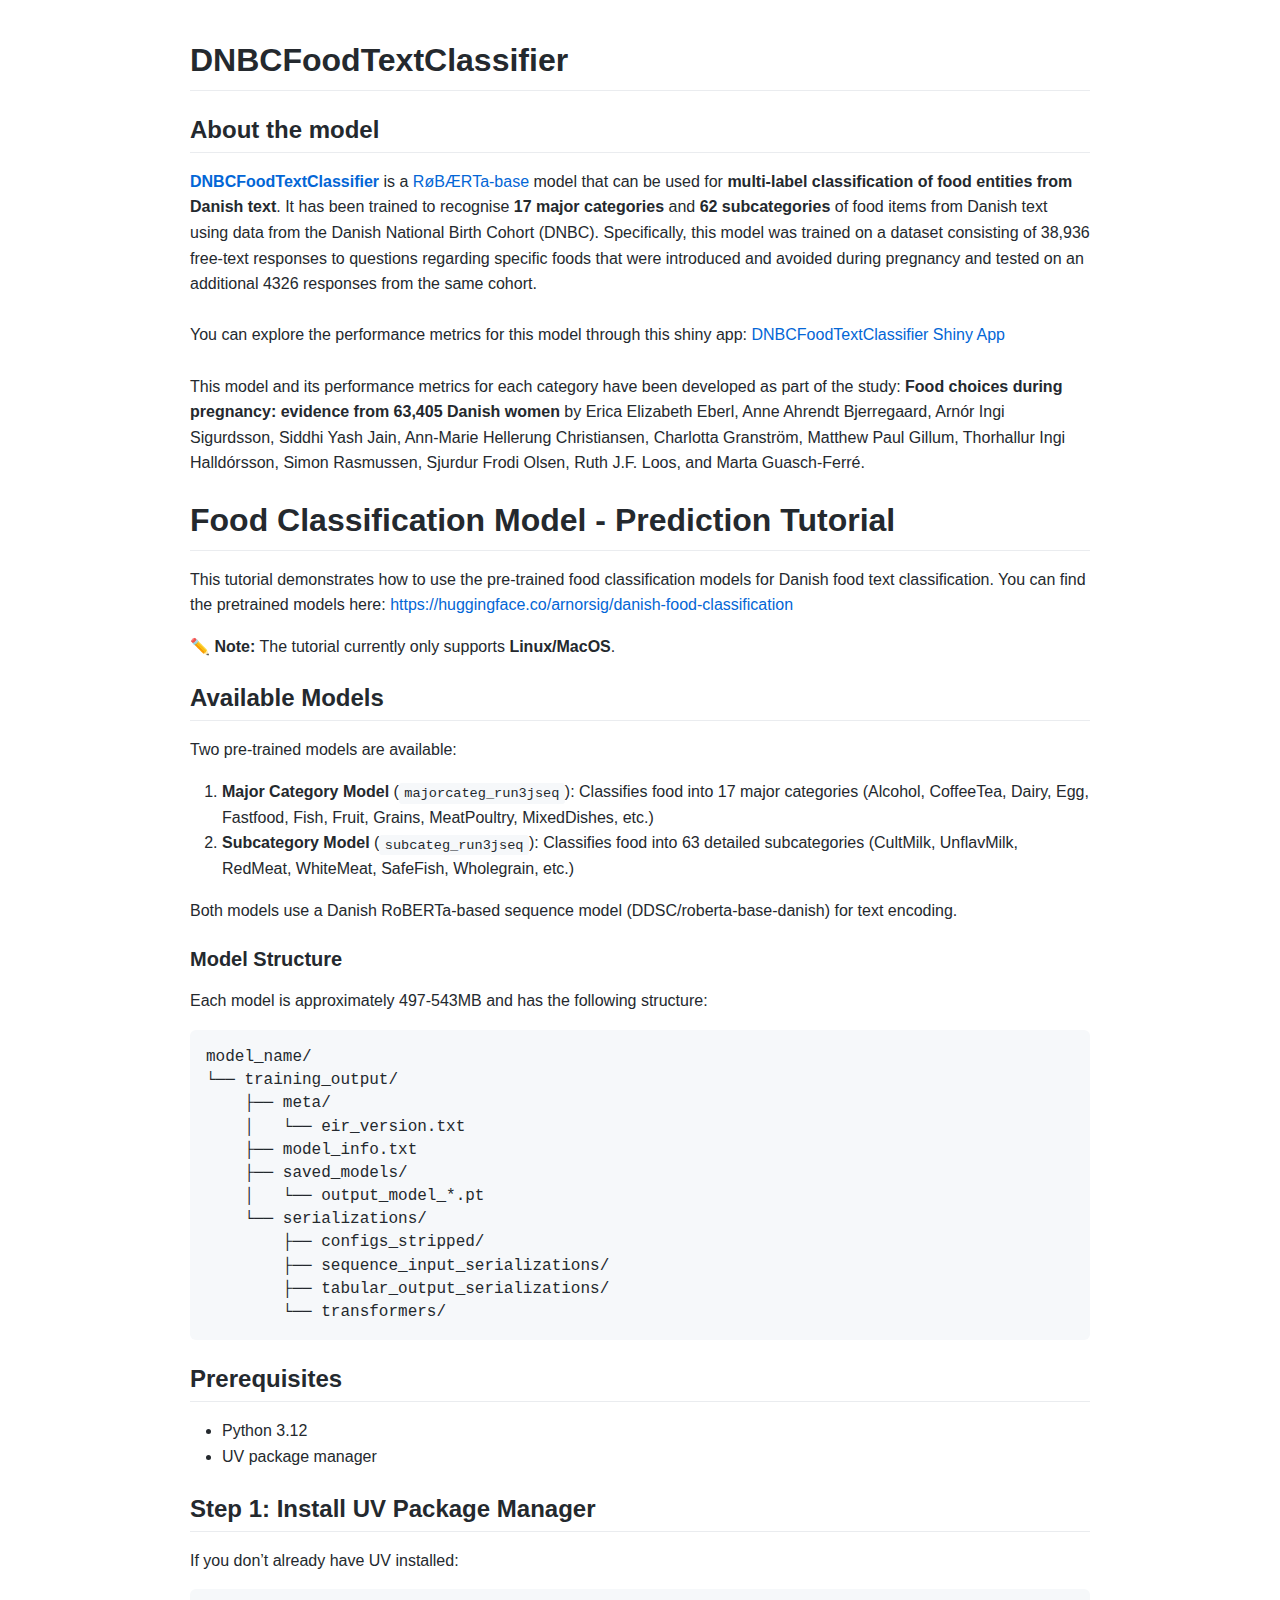
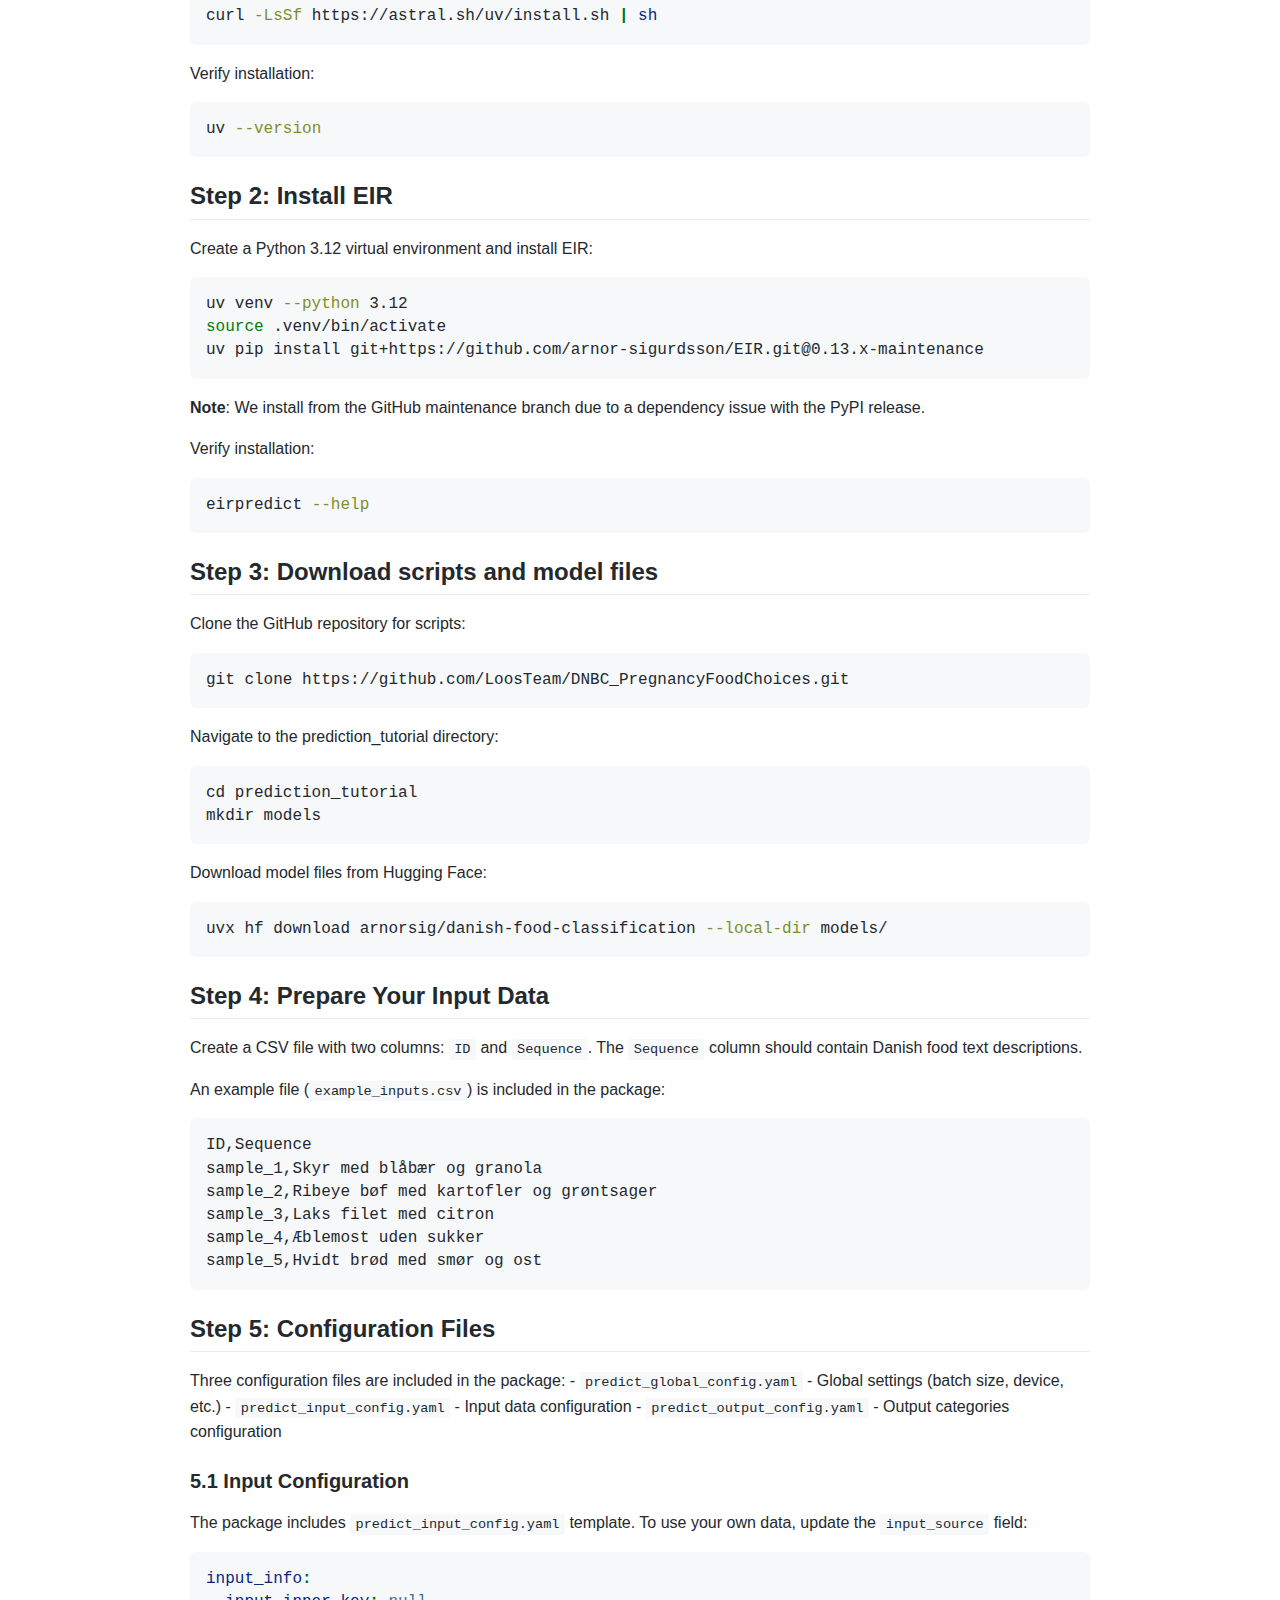
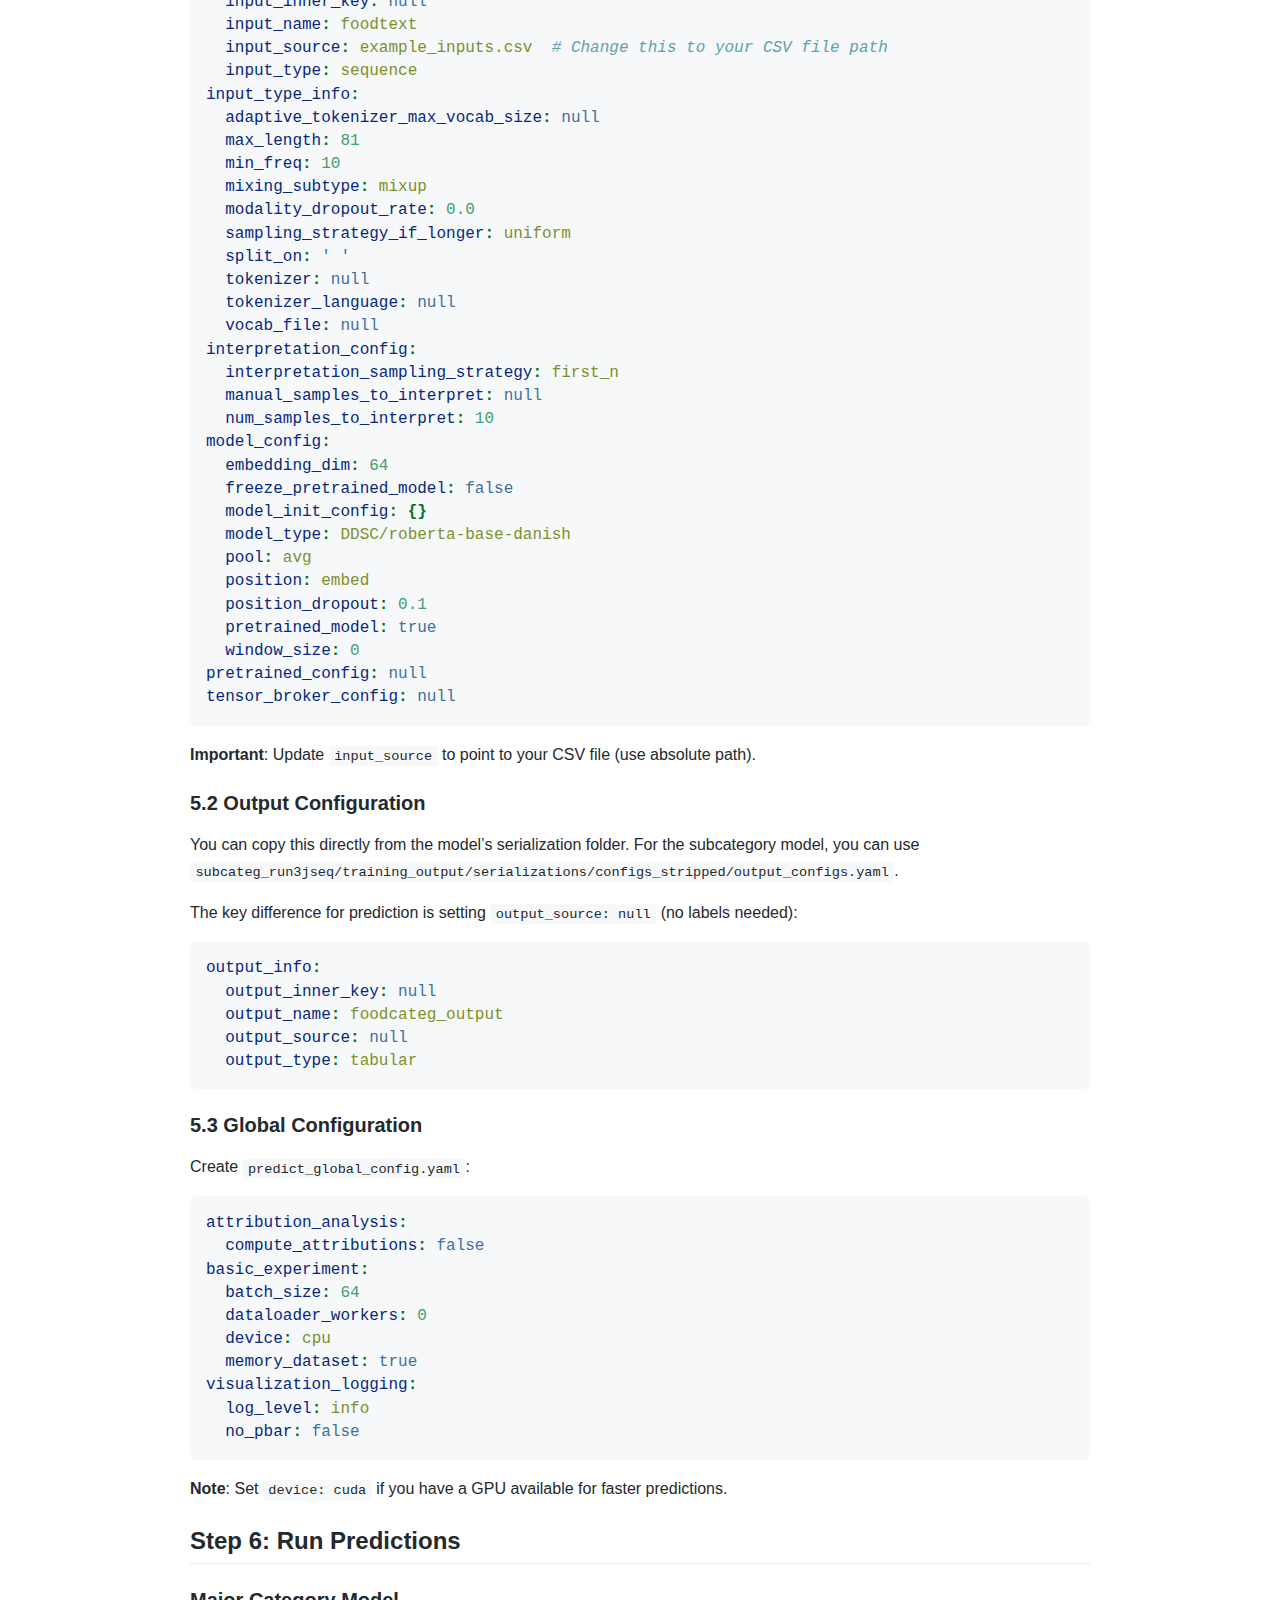
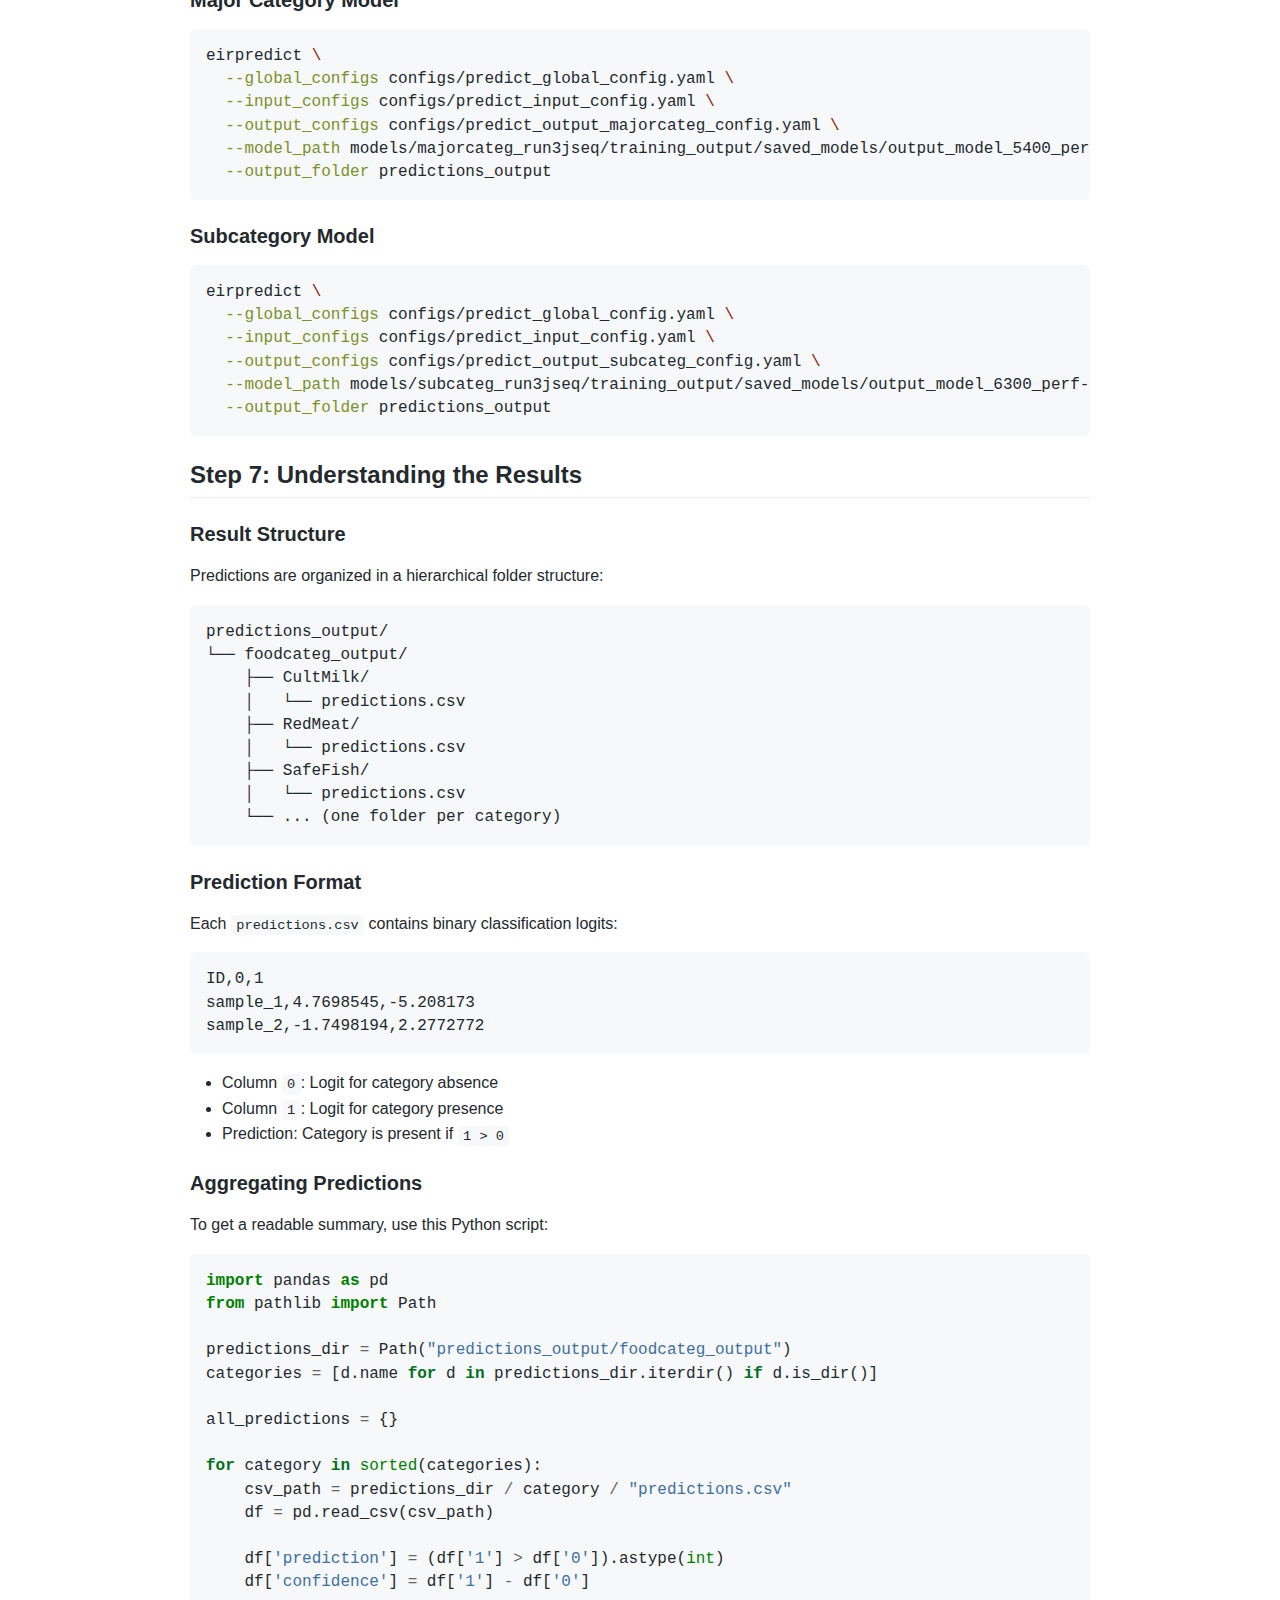
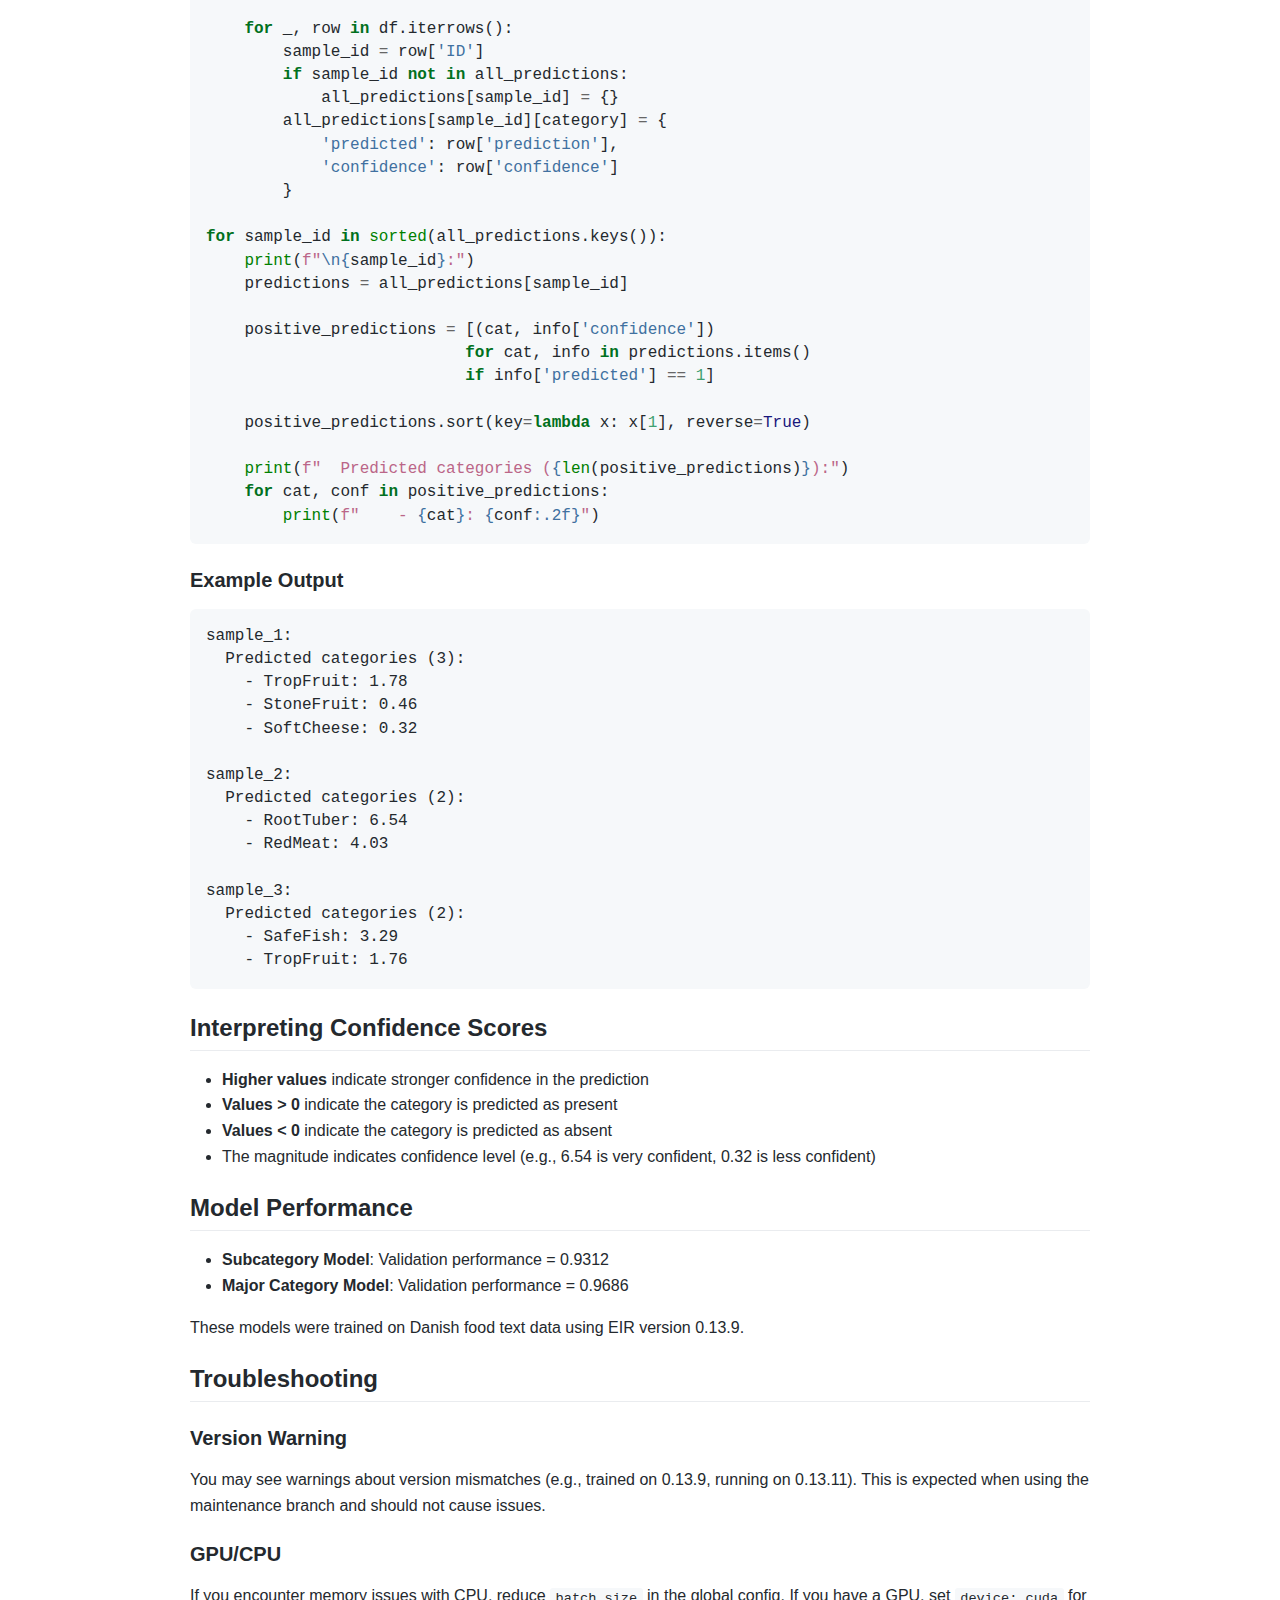
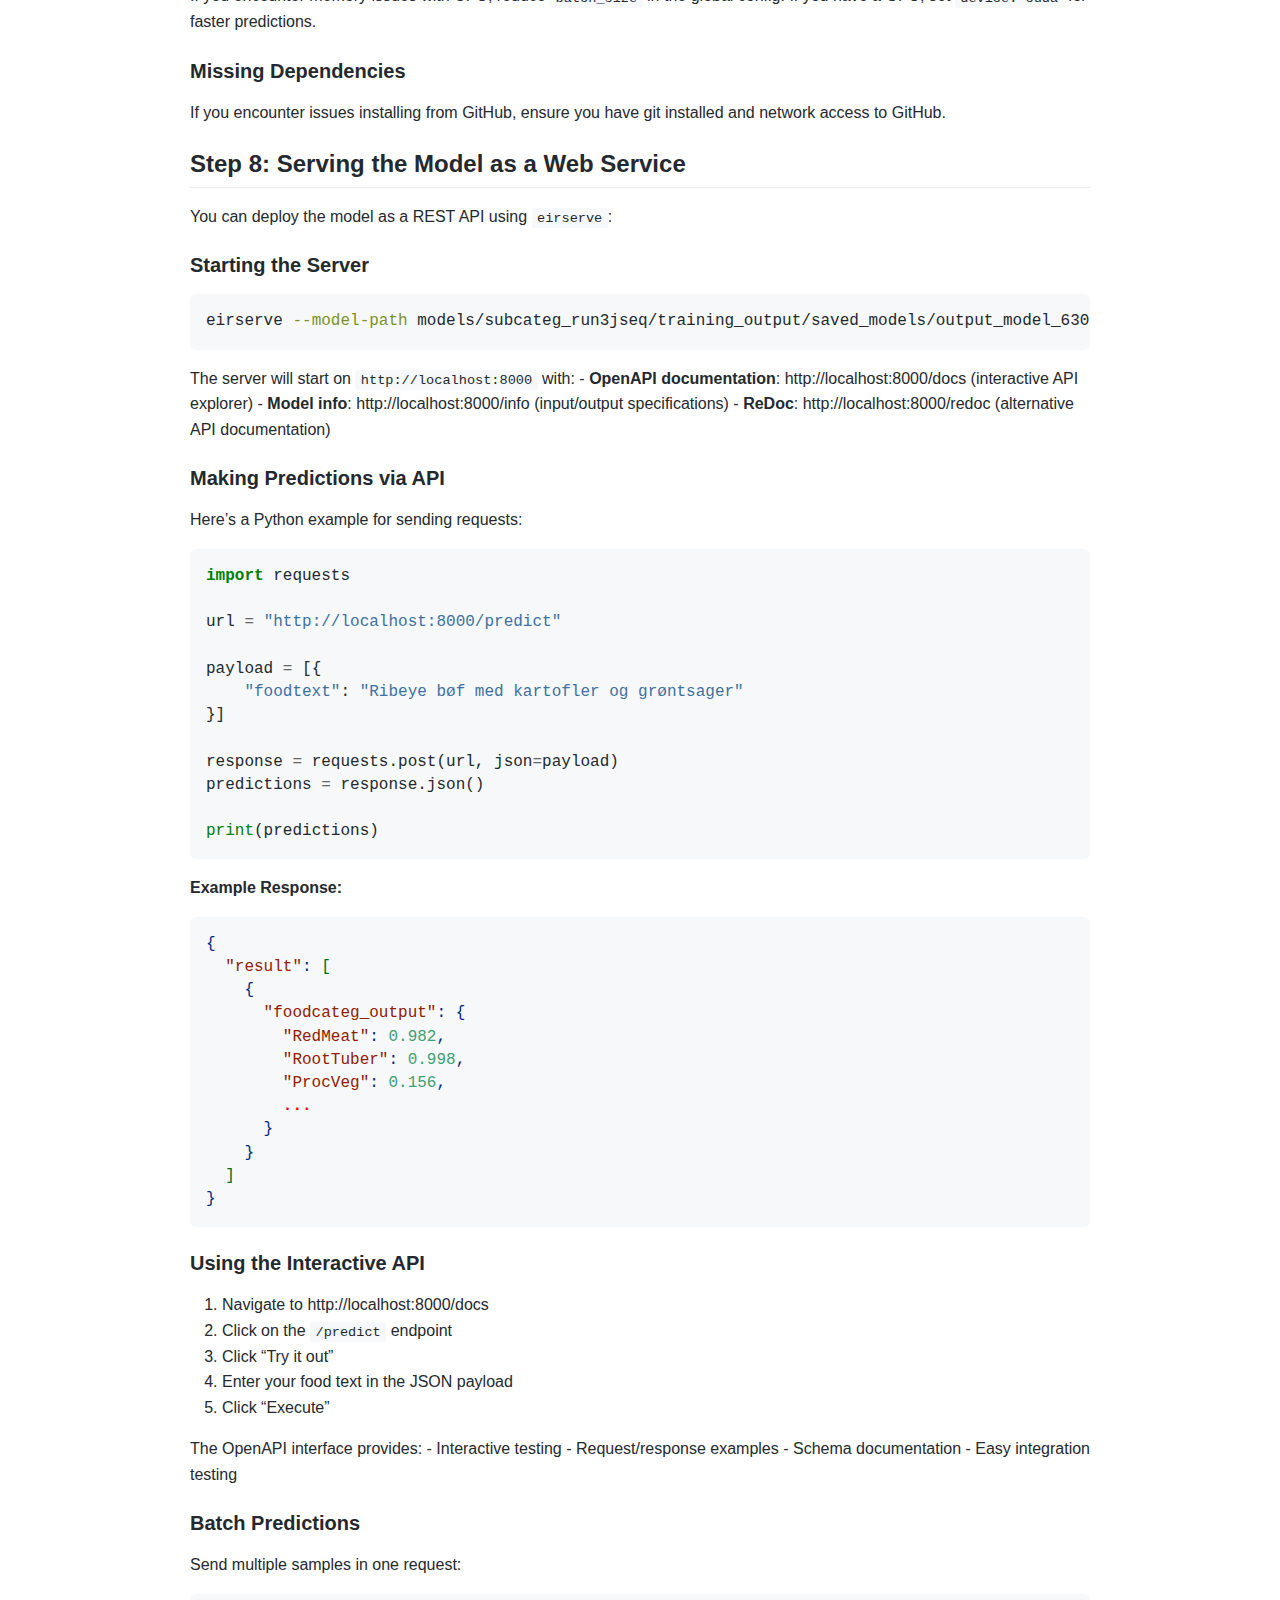
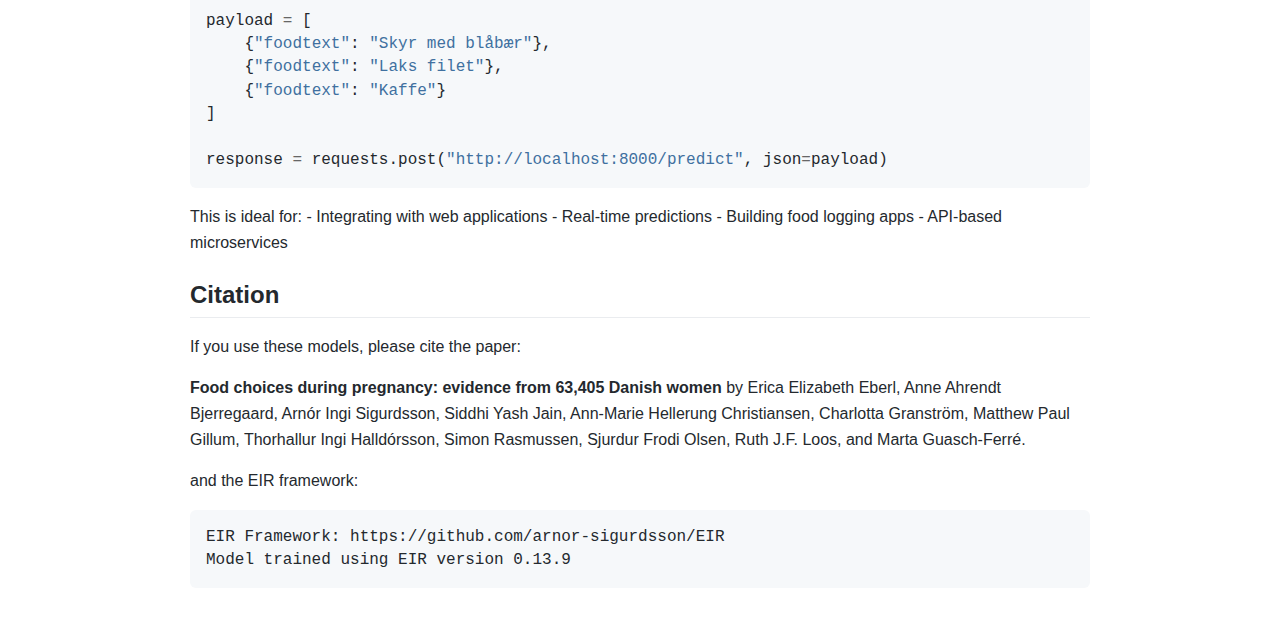
<file: docs/index.html>
<!DOCTYPE html>
<html xmlns="http://www.w3.org/1999/xhtml" lang="" xml:lang="">
<head>
  <meta charset="utf-8" />
  <meta name="generator" content="pandoc" />
  <meta name="viewport" content="width=device-width, initial-scale=1.0, user-scalable=yes" />
  <title>Food Classification Tutorial</title>
  <style>
    /* Default styles provided by pandoc.
    ** See https://pandoc.org/MANUAL.html#variables-for-html for config info.
    */
    code{white-space: pre-wrap;}
    span.smallcaps{font-variant: small-caps;}
    div.columns{display: flex; gap: min(4vw, 1.5em);}
    div.column{flex: auto; overflow-x: auto;}
    div.hanging-indent{margin-left: 1.5em; text-indent: -1.5em;}
    /* The extra [class] is a hack that increases specificity enough to
       override a similar rule in reveal.js */
    ul.task-list[class]{list-style: none;}
    ul.task-list li input[type="checkbox"] {
      font-size: inherit;
      width: 0.8em;
      margin: 0 0.8em 0.2em -1.6em;
      vertical-align: middle;
    }
    .display.math{display: block; text-align: center; margin: 0.5rem auto;}
    /* CSS for syntax highlighting */
    html { -webkit-text-size-adjust: 100%; }
    pre > code.sourceCode { white-space: pre; position: relative; }
    pre > code.sourceCode > span { display: inline-block; line-height: 1.25; }
    pre > code.sourceCode > span:empty { height: 1.2em; }
    .sourceCode { overflow: visible; }
    code.sourceCode > span { color: inherit; text-decoration: inherit; }
    div.sourceCode { margin: 1em 0; }
    pre.sourceCode { margin: 0; }
    @media screen {
    div.sourceCode { overflow: auto; }
    }
    @media print {
    pre > code.sourceCode { white-space: pre-wrap; }
    pre > code.sourceCode > span { text-indent: -5em; padding-left: 5em; }
    }
    pre.numberSource code
      { counter-reset: source-line 0; }
    pre.numberSource code > span
      { position: relative; left: -4em; counter-increment: source-line; }
    pre.numberSource code > span > a:first-child::before
      { content: counter(source-line);
        position: relative; left: -1em; text-align: right; vertical-align: baseline;
        border: none; display: inline-block;
        -webkit-touch-callout: none; -webkit-user-select: none;
        -khtml-user-select: none; -moz-user-select: none;
        -ms-user-select: none; user-select: none;
        padding: 0 4px; width: 4em;
        color: #aaaaaa;
      }
    pre.numberSource { margin-left: 3em; border-left: 1px solid #aaaaaa;  padding-left: 4px; }
    div.sourceCode
      {   }
    @media screen {
    pre > code.sourceCode > span > a:first-child::before { text-decoration: underline; }
    }
    code span.al { color: #ff0000; font-weight: bold; } /* Alert */
    code span.an { color: #60a0b0; font-weight: bold; font-style: italic; } /* Annotation */
    code span.at { color: #7d9029; } /* Attribute */
    code span.bn { color: #40a070; } /* BaseN */
    code span.bu { color: #008000; } /* BuiltIn */
    code span.cf { color: #007020; font-weight: bold; } /* ControlFlow */
    code span.ch { color: #4070a0; } /* Char */
    code span.cn { color: #880000; } /* Constant */
    code span.co { color: #60a0b0; font-style: italic; } /* Comment */
    code span.cv { color: #60a0b0; font-weight: bold; font-style: italic; } /* CommentVar */
    code span.do { color: #ba2121; font-style: italic; } /* Documentation */
    code span.dt { color: #902000; } /* DataType */
    code span.dv { color: #40a070; } /* DecVal */
    code span.er { color: #ff0000; font-weight: bold; } /* Error */
    code span.ex { } /* Extension */
    code span.fl { color: #40a070; } /* Float */
    code span.fu { color: #06287e; } /* Function */
    code span.im { color: #008000; font-weight: bold; } /* Import */
    code span.in { color: #60a0b0; font-weight: bold; font-style: italic; } /* Information */
    code span.kw { color: #007020; font-weight: bold; } /* Keyword */
    code span.op { color: #666666; } /* Operator */
    code span.ot { color: #007020; } /* Other */
    code span.pp { color: #bc7a00; } /* Preprocessor */
    code span.sc { color: #4070a0; } /* SpecialChar */
    code span.ss { color: #bb6688; } /* SpecialString */
    code span.st { color: #4070a0; } /* String */
    code span.va { color: #19177c; } /* Variable */
    code span.vs { color: #4070a0; } /* VerbatimString */
    code span.wa { color: #60a0b0; font-weight: bold; font-style: italic; } /* Warning */
  </style>
  <link rel="stylesheet" href="style.css" />
</head>
<body>
<header id="title-block-header">
<h1 class="title">DNBCFoodTextClassifier</h1>
</header>
<h2>About the model</h2>
<b><a href="https://huggingface.co/arnorsig/danish-food-classification">DNBCFoodTextClassifier</a></b> is a <a href="https://huggingface.co/DDSC/roberta-base-danish">RøBÆRTa-base</a> model 
that can be used for <b>multi-label classification of food entities from Danish text</b>. 
It has been trained to recognise <b>17 major categories</b> and <b>62 subcategories</b> of food items from 
Danish text using data from the Danish National Birth Cohort (DNBC). 
Specifically, this model was trained on a dataset consisting of 38,936 
free-text responses to questions regarding specific foods that were introduced and avoided during pregnancy and 
tested on an additional 4326 responses from the same cohort.
<br>
<br>
You can explore the performance metrics for this model through this shiny app: 
<a href="https://cbmr-rmpp.shinyapps.io/DNBCFoodTextClassifier/">DNBCFoodTextClassifier Shiny App</a>
<br>
<br>
This model and its performance metrics for each category have been developed as part of the study: 
<b>Food choices during pregnancy: evidence from 63,405 Danish women</b> by Erica Elizabeth Eberl, Anne Ahrendt Bjerregaard, Arnór Ingi Sigurdsson, 
Siddhi Yash Jain, Ann-Marie Hellerung Christiansen, Charlotta Granström, Matthew Paul Gillum, Thorhallur Ingi Halldórsson, 
Simon Rasmussen, Sjurdur Frodi Olsen, Ruth J.F. Loos, and Marta Guasch-Ferré.

<h1 id="food-classification-model---prediction-tutorial">Food
Classification Model - Prediction Tutorial</h1>
<p>This tutorial demonstrates how to use the pre-trained food
classification models for Danish food text classification. 
You can find the pretrained models here: <a href="https://huggingface.co/arnorsig/danish-food-classification">https://huggingface.co/arnorsig/danish-food-classification</a></p>
✏️ <b>Note:</b> The tutorial currently only supports <b>Linux/MacOS</b>.
<h2 id="available-models">Available Models</h2>
<p>Two pre-trained models are available:</p>
<ol type="1">
<li><strong>Major Category Model</strong>
(<code>majorcateg_run3jseq</code>): Classifies food into 17 major
categories (Alcohol, CoffeeTea, Dairy, Egg, Fastfood, Fish, Fruit,
Grains, MeatPoultry, MixedDishes, etc.)</li>
<li><strong>Subcategory Model</strong> (<code>subcateg_run3jseq</code>):
Classifies food into 63 detailed subcategories (CultMilk, UnflavMilk,
RedMeat, WhiteMeat, SafeFish, Wholegrain, etc.)</li>
</ol>
<p>Both models use a Danish RoBERTa-based sequence model
(DDSC/roberta-base-danish) for text encoding.</p>
<h3 id="model-structure">Model Structure</h3>
<p>Each model is approximately 497-543MB and has the following
structure:</p>
<pre><code>model_name/
└── training_output/
    ├── meta/
    │   └── eir_version.txt
    ├── model_info.txt
    ├── saved_models/
    │   └── output_model_*.pt
    └── serializations/
        ├── configs_stripped/
        ├── sequence_input_serializations/
        ├── tabular_output_serializations/
        └── transformers/</code></pre>
<h2 id="prerequisites">Prerequisites</h2>
<ul>
<li>Python 3.12</li>
<li>UV package manager</li>
</ul>
<h2 id="step-1-install-uv-package-manager">Step 1: Install UV Package
Manager</h2>
<p>If you don’t already have UV installed:</p>
<div class="sourceCode" id="cb2"><pre
class="sourceCode bash"><code class="sourceCode bash"><span id="cb2-1"><a href="#cb2-1" aria-hidden="true" tabindex="-1"></a><span class="ex">curl</span> <span class="at">-LsSf</span> https://astral.sh/uv/install.sh <span class="kw">|</span> <span class="fu">sh</span></span></code></pre></div>
<p>Verify installation:</p>
<div class="sourceCode" id="cb3"><pre
class="sourceCode bash"><code class="sourceCode bash"><span id="cb3-1"><a href="#cb3-1" aria-hidden="true" tabindex="-1"></a><span class="ex">uv</span> <span class="at">--version</span></span></code></pre></div>
<h2 id="step-2-install-eir">Step 2: Install EIR</h2>
<p>Create a Python 3.12 virtual environment and install EIR:</p>
<div class="sourceCode" id="cb4"><pre
class="sourceCode bash"><code class="sourceCode bash"><span id="cb4-1"><a href="#cb4-1" aria-hidden="true" tabindex="-1"></a><span class="ex">uv</span> venv <span class="at">--python</span> 3.12</span>
<span id="cb4-2"><a href="#cb4-2" aria-hidden="true" tabindex="-1"></a><span class="bu">source</span> .venv/bin/activate  </span>
<span id="cb4-3"><a href="#cb4-3" aria-hidden="true" tabindex="-1"></a><span class="ex">uv</span> pip install git+https://github.com/arnor-sigurdsson/EIR.git@0.13.x-maintenance</span></code></pre></div>
<p><strong>Note</strong>: We install from the GitHub maintenance branch
due to a dependency issue with the PyPI release.</p>
<p>Verify installation:</p>
<div class="sourceCode" id="cb5"><pre
class="sourceCode bash"><code class="sourceCode bash"><span id="cb5-1"><a href="#cb5-1" aria-hidden="true" tabindex="-1"></a><span class="ex">eirpredict</span> <span class="at">--help</span></span></code></pre></div>
<h2 id="step-3-download-model">Step 3: Download scripts and model files</h2>
<p>Clone the GitHub repository for scripts:</p>
<div class="sourceCode" id="cb4"><pre
class="sourceCode bash"><code class="sourceCode bash"><span id="cb4-1"><a href="#cb4-1" aria-hidden="true" tabindex="-1"></a><span class="ex">git clone</span> https://github.com/LoosTeam/DNBC_PregnancyFoodChoices.git</span></code></pre></div>
<p>Navigate to the prediction_tutorial directory:</p>
<div class="sourceCode" id="cb4"><pre
class="sourceCode bash"><code class="sourceCode bash"><span id="cb4-1"><a href="#cb4-1" aria-hidden="true" tabindex="-1"></a>cd prediction_tutorial</span>
<span id="cb4-3"><a href="#cb4-3" aria-hidden="true" tabindex="-1"></a>mkdir models</span></code></pre></div>
<p>Download model files from Hugging Face:</p>
<div class="sourceCode" id="cb4"><pre
class="sourceCode bash"><code class="sourceCode bash"><span id="cb4-1"><a href="#cb4-1" aria-hidden="true" tabindex="-1"></a><span class="ex">uvx hf</span> download arnorsig/danish-food-classification <span class="at">--local-dir</span> models/</span>
</code></pre></div>

<h2 id="step-4-prepare-your-input-data">Step 4: Prepare Your Input
Data</h2>
<p>Create a CSV file with two columns: <code>ID</code> and
<code>Sequence</code>. The <code>Sequence</code> column should contain
Danish food text descriptions.</p>
<p>An example file (<code>example_inputs.csv</code>) is included in the
package:</p>
<pre class="csv"><code>ID,Sequence
sample_1,Skyr med blåbær og granola
sample_2,Ribeye bøf med kartofler og grøntsager
sample_3,Laks filet med citron
sample_4,Æblemost uden sukker
sample_5,Hvidt brød med smør og ost</code></pre>
<h2 id="step-5-configuration-files">Step 5: Configuration Files</h2>
<p>Three configuration files are included in the package: -
<code>predict_global_config.yaml</code> - Global settings (batch size,
device, etc.) - <code>predict_input_config.yaml</code> - Input data
configuration - <code>predict_output_config.yaml</code> - Output
categories configuration</p>
<h3 id="input-configuration">5.1 Input Configuration</h3>
<p>The package includes <code>predict_input_config.yaml</code> template.
To use your own data, update the <code>input_source</code> field:</p>
<div class="sourceCode" id="cb7"><pre
class="sourceCode yaml"><code class="sourceCode yaml"><span id="cb7-1"><a href="#cb7-1" aria-hidden="true" tabindex="-1"></a><span class="fu">input_info</span><span class="kw">:</span></span>
<span id="cb7-2"><a href="#cb7-2" aria-hidden="true" tabindex="-1"></a><span class="at">  </span><span class="fu">input_inner_key</span><span class="kw">:</span><span class="at"> </span><span class="ch">null</span></span>
<span id="cb7-3"><a href="#cb7-3" aria-hidden="true" tabindex="-1"></a><span class="at">  </span><span class="fu">input_name</span><span class="kw">:</span><span class="at"> foodtext</span></span>
<span id="cb7-4"><a href="#cb7-4" aria-hidden="true" tabindex="-1"></a><span class="at">  </span><span class="fu">input_source</span><span class="kw">:</span><span class="at"> example_inputs.csv</span><span class="co">  # Change this to your CSV file path</span></span>
<span id="cb7-5"><a href="#cb7-5" aria-hidden="true" tabindex="-1"></a><span class="at">  </span><span class="fu">input_type</span><span class="kw">:</span><span class="at"> sequence</span></span>
<span id="cb7-6"><a href="#cb7-6" aria-hidden="true" tabindex="-1"></a><span class="fu">input_type_info</span><span class="kw">:</span></span>
<span id="cb7-7"><a href="#cb7-7" aria-hidden="true" tabindex="-1"></a><span class="at">  </span><span class="fu">adaptive_tokenizer_max_vocab_size</span><span class="kw">:</span><span class="at"> </span><span class="ch">null</span></span>
<span id="cb7-8"><a href="#cb7-8" aria-hidden="true" tabindex="-1"></a><span class="at">  </span><span class="fu">max_length</span><span class="kw">:</span><span class="at"> </span><span class="dv">81</span></span>
<span id="cb7-9"><a href="#cb7-9" aria-hidden="true" tabindex="-1"></a><span class="at">  </span><span class="fu">min_freq</span><span class="kw">:</span><span class="at"> </span><span class="dv">10</span></span>
<span id="cb7-10"><a href="#cb7-10" aria-hidden="true" tabindex="-1"></a><span class="at">  </span><span class="fu">mixing_subtype</span><span class="kw">:</span><span class="at"> mixup</span></span>
<span id="cb7-11"><a href="#cb7-11" aria-hidden="true" tabindex="-1"></a><span class="at">  </span><span class="fu">modality_dropout_rate</span><span class="kw">:</span><span class="at"> </span><span class="fl">0.0</span></span>
<span id="cb7-12"><a href="#cb7-12" aria-hidden="true" tabindex="-1"></a><span class="at">  </span><span class="fu">sampling_strategy_if_longer</span><span class="kw">:</span><span class="at"> uniform</span></span>
<span id="cb7-13"><a href="#cb7-13" aria-hidden="true" tabindex="-1"></a><span class="at">  </span><span class="fu">split_on</span><span class="kw">:</span><span class="at"> </span><span class="st">&#39; &#39;</span></span>
<span id="cb7-14"><a href="#cb7-14" aria-hidden="true" tabindex="-1"></a><span class="at">  </span><span class="fu">tokenizer</span><span class="kw">:</span><span class="at"> </span><span class="ch">null</span></span>
<span id="cb7-15"><a href="#cb7-15" aria-hidden="true" tabindex="-1"></a><span class="at">  </span><span class="fu">tokenizer_language</span><span class="kw">:</span><span class="at"> </span><span class="ch">null</span></span>
<span id="cb7-16"><a href="#cb7-16" aria-hidden="true" tabindex="-1"></a><span class="at">  </span><span class="fu">vocab_file</span><span class="kw">:</span><span class="at"> </span><span class="ch">null</span></span>
<span id="cb7-17"><a href="#cb7-17" aria-hidden="true" tabindex="-1"></a><span class="fu">interpretation_config</span><span class="kw">:</span></span>
<span id="cb7-18"><a href="#cb7-18" aria-hidden="true" tabindex="-1"></a><span class="at">  </span><span class="fu">interpretation_sampling_strategy</span><span class="kw">:</span><span class="at"> first_n</span></span>
<span id="cb7-19"><a href="#cb7-19" aria-hidden="true" tabindex="-1"></a><span class="at">  </span><span class="fu">manual_samples_to_interpret</span><span class="kw">:</span><span class="at"> </span><span class="ch">null</span></span>
<span id="cb7-20"><a href="#cb7-20" aria-hidden="true" tabindex="-1"></a><span class="at">  </span><span class="fu">num_samples_to_interpret</span><span class="kw">:</span><span class="at"> </span><span class="dv">10</span></span>
<span id="cb7-21"><a href="#cb7-21" aria-hidden="true" tabindex="-1"></a><span class="fu">model_config</span><span class="kw">:</span></span>
<span id="cb7-22"><a href="#cb7-22" aria-hidden="true" tabindex="-1"></a><span class="at">  </span><span class="fu">embedding_dim</span><span class="kw">:</span><span class="at"> </span><span class="dv">64</span></span>
<span id="cb7-23"><a href="#cb7-23" aria-hidden="true" tabindex="-1"></a><span class="at">  </span><span class="fu">freeze_pretrained_model</span><span class="kw">:</span><span class="at"> </span><span class="ch">false</span></span>
<span id="cb7-24"><a href="#cb7-24" aria-hidden="true" tabindex="-1"></a><span class="at">  </span><span class="fu">model_init_config</span><span class="kw">:</span><span class="at"> </span><span class="kw">{}</span></span>
<span id="cb7-25"><a href="#cb7-25" aria-hidden="true" tabindex="-1"></a><span class="at">  </span><span class="fu">model_type</span><span class="kw">:</span><span class="at"> DDSC/roberta-base-danish</span></span>
<span id="cb7-26"><a href="#cb7-26" aria-hidden="true" tabindex="-1"></a><span class="at">  </span><span class="fu">pool</span><span class="kw">:</span><span class="at"> avg</span></span>
<span id="cb7-27"><a href="#cb7-27" aria-hidden="true" tabindex="-1"></a><span class="at">  </span><span class="fu">position</span><span class="kw">:</span><span class="at"> embed</span></span>
<span id="cb7-28"><a href="#cb7-28" aria-hidden="true" tabindex="-1"></a><span class="at">  </span><span class="fu">position_dropout</span><span class="kw">:</span><span class="at"> </span><span class="fl">0.1</span></span>
<span id="cb7-29"><a href="#cb7-29" aria-hidden="true" tabindex="-1"></a><span class="at">  </span><span class="fu">pretrained_model</span><span class="kw">:</span><span class="at"> </span><span class="ch">true</span></span>
<span id="cb7-30"><a href="#cb7-30" aria-hidden="true" tabindex="-1"></a><span class="at">  </span><span class="fu">window_size</span><span class="kw">:</span><span class="at"> </span><span class="dv">0</span></span>
<span id="cb7-31"><a href="#cb7-31" aria-hidden="true" tabindex="-1"></a><span class="fu">pretrained_config</span><span class="kw">:</span><span class="at"> </span><span class="ch">null</span></span>
<span id="cb7-32"><a href="#cb7-32" aria-hidden="true" tabindex="-1"></a><span class="fu">tensor_broker_config</span><span class="kw">:</span><span class="at"> </span><span class="ch">null</span></span></code></pre></div>
<p><strong>Important</strong>: Update <code>input_source</code> to point
to your CSV file (use absolute path).</p>
<h3 id="output-configuration">5.2 Output Configuration</h3>
<p>You can copy this directly from the model’s serialization folder. For
the subcategory model, you can use
<code>subcateg_run3jseq/training_output/serializations/configs_stripped/output_configs.yaml</code>.</p>
<p>The key difference for prediction is setting
<code>output_source: null</code> (no labels needed):</p>
<div class="sourceCode" id="cb8"><pre
class="sourceCode yaml"><code class="sourceCode yaml"><span id="cb8-1"><a href="#cb8-1" aria-hidden="true" tabindex="-1"></a><span class="fu">output_info</span><span class="kw">:</span></span>
<span id="cb8-2"><a href="#cb8-2" aria-hidden="true" tabindex="-1"></a><span class="at">  </span><span class="fu">output_inner_key</span><span class="kw">:</span><span class="at"> </span><span class="ch">null</span></span>
<span id="cb8-3"><a href="#cb8-3" aria-hidden="true" tabindex="-1"></a><span class="at">  </span><span class="fu">output_name</span><span class="kw">:</span><span class="at"> foodcateg_output</span></span>
<span id="cb8-4"><a href="#cb8-4" aria-hidden="true" tabindex="-1"></a><span class="at">  </span><span class="fu">output_source</span><span class="kw">:</span><span class="at"> </span><span class="ch">null</span></span>
<span id="cb8-5"><a href="#cb8-5" aria-hidden="true" tabindex="-1"></a><span class="at">  </span><span class="fu">output_type</span><span class="kw">:</span><span class="at"> tabular</span></span></code></pre></div>
<h3 id="global-configuration">5.3 Global Configuration</h3>
<p>Create <code>predict_global_config.yaml</code>:</p>
<div class="sourceCode" id="cb9"><pre
class="sourceCode yaml"><code class="sourceCode yaml"><span id="cb9-1"><a href="#cb9-1" aria-hidden="true" tabindex="-1"></a><span class="fu">attribution_analysis</span><span class="kw">:</span></span>
<span id="cb9-2"><a href="#cb9-2" aria-hidden="true" tabindex="-1"></a><span class="at">  </span><span class="fu">compute_attributions</span><span class="kw">:</span><span class="at"> </span><span class="ch">false</span></span>
<span id="cb9-3"><a href="#cb9-3" aria-hidden="true" tabindex="-1"></a><span class="fu">basic_experiment</span><span class="kw">:</span></span>
<span id="cb9-4"><a href="#cb9-4" aria-hidden="true" tabindex="-1"></a><span class="at">  </span><span class="fu">batch_size</span><span class="kw">:</span><span class="at"> </span><span class="dv">64</span></span>
<span id="cb9-5"><a href="#cb9-5" aria-hidden="true" tabindex="-1"></a><span class="at">  </span><span class="fu">dataloader_workers</span><span class="kw">:</span><span class="at"> </span><span class="dv">0</span></span>
<span id="cb9-6"><a href="#cb9-6" aria-hidden="true" tabindex="-1"></a><span class="at">  </span><span class="fu">device</span><span class="kw">:</span><span class="at"> cpu</span></span>
<span id="cb9-7"><a href="#cb9-7" aria-hidden="true" tabindex="-1"></a><span class="at">  </span><span class="fu">memory_dataset</span><span class="kw">:</span><span class="at"> </span><span class="ch">true</span></span>
<span id="cb9-8"><a href="#cb9-8" aria-hidden="true" tabindex="-1"></a><span class="fu">visualization_logging</span><span class="kw">:</span></span>
<span id="cb9-9"><a href="#cb9-9" aria-hidden="true" tabindex="-1"></a><span class="at">  </span><span class="fu">log_level</span><span class="kw">:</span><span class="at"> info</span></span>
<span id="cb9-10"><a href="#cb9-10" aria-hidden="true" tabindex="-1"></a><span class="at">  </span><span class="fu">no_pbar</span><span class="kw">:</span><span class="at"> </span><span class="ch">false</span></span></code></pre></div>
<p><strong>Note</strong>: Set <code>device: cuda</code> if you have a
GPU available for faster predictions.</p>
<h2 id="step-6-run-predictions">Step 6: Run Predictions</h2>
<h3 id="major-category-model">Major Category Model</h3>
<div class="sourceCode" id="cb11"><pre
class="sourceCode bash"><code class="sourceCode bash"><span id="cb11-1"><a href="#cb11-1" aria-hidden="true" tabindex="-1"></a><span class="ex">eirpredict</span> <span class="dt">\</span></span>
<span id="cb11-2"><a href="#cb11-2" aria-hidden="true" tabindex="-1"></a>  <span class="at">--global_configs</span> configs/predict_global_config.yaml <span class="dt">\</span></span>
<span id="cb11-3"><a href="#cb11-3" aria-hidden="true" tabindex="-1"></a>  <span class="at">--input_configs</span> configs/predict_input_config.yaml <span class="dt">\</span></span>
<span id="cb11-4"><a href="#cb11-4" aria-hidden="true" tabindex="-1"></a>  <span class="at">--output_configs</span> configs/predict_output_majorcateg_config.yaml <span class="dt">\</span></span>
<span id="cb11-5"><a href="#cb11-5" aria-hidden="true" tabindex="-1"></a>  <span class="at">--model_path</span> models/majorcateg_run3jseq/training_output/saved_models/output_model_5400_perf-average=0.9686.pt <span class="dt">\</span></span>
<span id="cb11-6"><a href="#cb11-6" aria-hidden="true" tabindex="-1"></a>  <span class="at">--output_folder</span> predictions_output</span></code></pre></div>
<h3 id="subcategory-model">Subcategory Model</h3>
<div class="sourceCode" id="cb10"><pre
class="sourceCode bash"><code class="sourceCode bash"><span id="cb10-1"><a href="#cb10-1" aria-hidden="true" tabindex="-1"></a><span class="ex">eirpredict</span> <span class="dt">\</span></span>
<span id="cb10-2"><a href="#cb10-2" aria-hidden="true" tabindex="-1"></a>  <span class="at">--global_configs</span> configs/predict_global_config.yaml <span class="dt">\</span></span>
<span id="cb10-3"><a href="#cb10-3" aria-hidden="true" tabindex="-1"></a>  <span class="at">--input_configs</span> configs/predict_input_config.yaml <span class="dt">\</span></span>
<span id="cb10-4"><a href="#cb10-4" aria-hidden="true" tabindex="-1"></a>  <span class="at">--output_configs</span> configs/predict_output_subcateg_config.yaml <span class="dt">\</span></span>
<span id="cb10-5"><a href="#cb10-5" aria-hidden="true" tabindex="-1"></a>  <span class="at">--model_path</span> models/subcateg_run3jseq/training_output/saved_models/output_model_6300_perf-average=0.9312.pt <span class="dt">\</span></span>
<span id="cb10-6"><a href="#cb10-6" aria-hidden="true" tabindex="-1"></a>  <span class="at">--output_folder</span> predictions_output</span></code></pre></div>

<h2 id="step-7-understanding-the-results">Step 7: Understanding the
Results</h2>
<h3 id="result-structure">Result Structure</h3>
<p>Predictions are organized in a hierarchical folder structure:</p>
<pre><code>predictions_output/
└── foodcateg_output/
    ├── CultMilk/
    │   └── predictions.csv
    ├── RedMeat/
    │   └── predictions.csv
    ├── SafeFish/
    │   └── predictions.csv
    └── ... (one folder per category)</code></pre>
<h3 id="prediction-format">Prediction Format</h3>
<p>Each <code>predictions.csv</code> contains binary classification
logits:</p>
<pre class="csv"><code>ID,0,1
sample_1,4.7698545,-5.208173
sample_2,-1.7498194,2.2772772</code></pre>
<ul>
<li>Column <code>0</code>: Logit for category absence</li>
<li>Column <code>1</code>: Logit for category presence</li>
<li>Prediction: Category is present if <code>1 &gt; 0</code></li>
</ul>
<h3 id="aggregating-predictions">Aggregating Predictions</h3>
<p>To get a readable summary, use this Python script:</p>
<div class="sourceCode" id="cb14"><pre
class="sourceCode python"><code class="sourceCode python"><span id="cb14-1"><a href="#cb14-1" aria-hidden="true" tabindex="-1"></a><span class="im">import</span> pandas <span class="im">as</span> pd</span>
<span id="cb14-2"><a href="#cb14-2" aria-hidden="true" tabindex="-1"></a><span class="im">from</span> pathlib <span class="im">import</span> Path</span>
<span id="cb14-3"><a href="#cb14-3" aria-hidden="true" tabindex="-1"></a></span>
<span id="cb14-4"><a href="#cb14-4" aria-hidden="true" tabindex="-1"></a>predictions_dir <span class="op">=</span> Path(<span class="st">&quot;predictions_output/foodcateg_output&quot;</span>)</span>
<span id="cb14-5"><a href="#cb14-5" aria-hidden="true" tabindex="-1"></a>categories <span class="op">=</span> [d.name <span class="cf">for</span> d <span class="kw">in</span> predictions_dir.iterdir() <span class="cf">if</span> d.is_dir()]</span>
<span id="cb14-6"><a href="#cb14-6" aria-hidden="true" tabindex="-1"></a></span>
<span id="cb14-7"><a href="#cb14-7" aria-hidden="true" tabindex="-1"></a>all_predictions <span class="op">=</span> {}</span>
<span id="cb14-8"><a href="#cb14-8" aria-hidden="true" tabindex="-1"></a></span>
<span id="cb14-9"><a href="#cb14-9" aria-hidden="true" tabindex="-1"></a><span class="cf">for</span> category <span class="kw">in</span> <span class="bu">sorted</span>(categories):</span>
<span id="cb14-10"><a href="#cb14-10" aria-hidden="true" tabindex="-1"></a>    csv_path <span class="op">=</span> predictions_dir <span class="op">/</span> category <span class="op">/</span> <span class="st">&quot;predictions.csv&quot;</span></span>
<span id="cb14-11"><a href="#cb14-11" aria-hidden="true" tabindex="-1"></a>    df <span class="op">=</span> pd.read_csv(csv_path)</span>
<span id="cb14-12"><a href="#cb14-12" aria-hidden="true" tabindex="-1"></a></span>
<span id="cb14-13"><a href="#cb14-13" aria-hidden="true" tabindex="-1"></a>    df[<span class="st">&#39;prediction&#39;</span>] <span class="op">=</span> (df[<span class="st">&#39;1&#39;</span>] <span class="op">&gt;</span> df[<span class="st">&#39;0&#39;</span>]).astype(<span class="bu">int</span>)</span>
<span id="cb14-14"><a href="#cb14-14" aria-hidden="true" tabindex="-1"></a>    df[<span class="st">&#39;confidence&#39;</span>] <span class="op">=</span> df[<span class="st">&#39;1&#39;</span>] <span class="op">-</span> df[<span class="st">&#39;0&#39;</span>]</span>
<span id="cb14-15"><a href="#cb14-15" aria-hidden="true" tabindex="-1"></a></span>
<span id="cb14-16"><a href="#cb14-16" aria-hidden="true" tabindex="-1"></a>    <span class="cf">for</span> _, row <span class="kw">in</span> df.iterrows():</span>
<span id="cb14-17"><a href="#cb14-17" aria-hidden="true" tabindex="-1"></a>        sample_id <span class="op">=</span> row[<span class="st">&#39;ID&#39;</span>]</span>
<span id="cb14-18"><a href="#cb14-18" aria-hidden="true" tabindex="-1"></a>        <span class="cf">if</span> sample_id <span class="kw">not</span> <span class="kw">in</span> all_predictions:</span>
<span id="cb14-19"><a href="#cb14-19" aria-hidden="true" tabindex="-1"></a>            all_predictions[sample_id] <span class="op">=</span> {}</span>
<span id="cb14-20"><a href="#cb14-20" aria-hidden="true" tabindex="-1"></a>        all_predictions[sample_id][category] <span class="op">=</span> {</span>
<span id="cb14-21"><a href="#cb14-21" aria-hidden="true" tabindex="-1"></a>            <span class="st">&#39;predicted&#39;</span>: row[<span class="st">&#39;prediction&#39;</span>],</span>
<span id="cb14-22"><a href="#cb14-22" aria-hidden="true" tabindex="-1"></a>            <span class="st">&#39;confidence&#39;</span>: row[<span class="st">&#39;confidence&#39;</span>]</span>
<span id="cb14-23"><a href="#cb14-23" aria-hidden="true" tabindex="-1"></a>        }</span>
<span id="cb14-24"><a href="#cb14-24" aria-hidden="true" tabindex="-1"></a></span>
<span id="cb14-25"><a href="#cb14-25" aria-hidden="true" tabindex="-1"></a><span class="cf">for</span> sample_id <span class="kw">in</span> <span class="bu">sorted</span>(all_predictions.keys()):</span>
<span id="cb14-26"><a href="#cb14-26" aria-hidden="true" tabindex="-1"></a>    <span class="bu">print</span>(<span class="ss">f&quot;</span><span class="ch">\n</span><span class="sc">{</span>sample_id<span class="sc">}</span><span class="ss">:&quot;</span>)</span>
<span id="cb14-27"><a href="#cb14-27" aria-hidden="true" tabindex="-1"></a>    predictions <span class="op">=</span> all_predictions[sample_id]</span>
<span id="cb14-28"><a href="#cb14-28" aria-hidden="true" tabindex="-1"></a></span>
<span id="cb14-29"><a href="#cb14-29" aria-hidden="true" tabindex="-1"></a>    positive_predictions <span class="op">=</span> [(cat, info[<span class="st">&#39;confidence&#39;</span>])</span>
<span id="cb14-30"><a href="#cb14-30" aria-hidden="true" tabindex="-1"></a>                           <span class="cf">for</span> cat, info <span class="kw">in</span> predictions.items()</span>
<span id="cb14-31"><a href="#cb14-31" aria-hidden="true" tabindex="-1"></a>                           <span class="cf">if</span> info[<span class="st">&#39;predicted&#39;</span>] <span class="op">==</span> <span class="dv">1</span>]</span>
<span id="cb14-32"><a href="#cb14-32" aria-hidden="true" tabindex="-1"></a></span>
<span id="cb14-33"><a href="#cb14-33" aria-hidden="true" tabindex="-1"></a>    positive_predictions.sort(key<span class="op">=</span><span class="kw">lambda</span> x: x[<span class="dv">1</span>], reverse<span class="op">=</span><span class="va">True</span>)</span>
<span id="cb14-34"><a href="#cb14-34" aria-hidden="true" tabindex="-1"></a></span>
<span id="cb14-35"><a href="#cb14-35" aria-hidden="true" tabindex="-1"></a>    <span class="bu">print</span>(<span class="ss">f&quot;  Predicted categories (</span><span class="sc">{</span><span class="bu">len</span>(positive_predictions)<span class="sc">}</span><span class="ss">):&quot;</span>)</span>
<span id="cb14-36"><a href="#cb14-36" aria-hidden="true" tabindex="-1"></a>    <span class="cf">for</span> cat, conf <span class="kw">in</span> positive_predictions:</span>
<span id="cb14-37"><a href="#cb14-37" aria-hidden="true" tabindex="-1"></a>        <span class="bu">print</span>(<span class="ss">f&quot;    - </span><span class="sc">{</span>cat<span class="sc">}</span><span class="ss">: </span><span class="sc">{</span>conf<span class="sc">:.2f}</span><span class="ss">&quot;</span>)</span></code></pre></div>
<h3 id="example-output">Example Output</h3>
<pre><code>sample_1:
  Predicted categories (3):
    - TropFruit: 1.78
    - StoneFruit: 0.46
    - SoftCheese: 0.32

sample_2:
  Predicted categories (2):
    - RootTuber: 6.54
    - RedMeat: 4.03

sample_3:
  Predicted categories (2):
    - SafeFish: 3.29
    - TropFruit: 1.76</code></pre>
<h2 id="interpreting-confidence-scores">Interpreting Confidence
Scores</h2>
<ul>
<li><strong>Higher values</strong> indicate stronger confidence in the
prediction</li>
<li><strong>Values &gt; 0</strong> indicate the category is predicted as
present</li>
<li><strong>Values &lt; 0</strong> indicate the category is predicted as
absent</li>
<li>The magnitude indicates confidence level (e.g., 6.54 is very
confident, 0.32 is less confident)</li>
</ul>
<h2 id="model-performance">Model Performance</h2>
<ul>
<li><strong>Subcategory Model</strong>: Validation performance =
0.9312</li>
<li><strong>Major Category Model</strong>: Validation performance =
0.9686</li>
</ul>
<p>These models were trained on Danish food text data using EIR version
0.13.9.</p>
<h2 id="troubleshooting">Troubleshooting</h2>
<h3 id="version-warning">Version Warning</h3>
<p>You may see warnings about version mismatches (e.g., trained on
0.13.9, running on 0.13.11). This is expected when using the maintenance
branch and should not cause issues.</p>
<h3 id="gpucpu">GPU/CPU</h3>
<p>If you encounter memory issues with CPU, reduce
<code>batch_size</code> in the global config. If you have a GPU, set
<code>device: cuda</code> for faster predictions.</p>
<h3 id="missing-dependencies">Missing Dependencies</h3>
<p>If you encounter issues installing from GitHub, ensure you have git
installed and network access to GitHub.</p>
<h2 id="step-8-serving-the-model-as-a-web-service">Step 8: Serving the
Model as a Web Service</h2>
<p>You can deploy the model as a REST API using
<code>eirserve</code>:</p>
<h3 id="starting-the-server">Starting the Server</h3>
<div class="sourceCode" id="cb16"><pre
class="sourceCode bash"><code class="sourceCode bash"><span id="cb16-1"><a href="#cb16-1" aria-hidden="true" tabindex="-1"></a><span class="ex">eirserve</span> <span class="at">--model-path</span> models/subcateg_run3jseq/training_output/saved_models/output_model_6300_perf-average=0.9312.pt</span></code></pre></div>
<p>The server will start on <code>http://localhost:8000</code> with: -
<strong>OpenAPI documentation</strong>: http://localhost:8000/docs
(interactive API explorer) - <strong>Model info</strong>:
http://localhost:8000/info (input/output specifications) -
<strong>ReDoc</strong>: http://localhost:8000/redoc (alternative API
documentation)</p>
<h3 id="making-predictions-via-api">Making Predictions via API</h3>
<p>Here’s a Python example for sending requests:</p>
<div class="sourceCode" id="cb17"><pre
class="sourceCode python"><code class="sourceCode python"><span id="cb17-1"><a href="#cb17-1" aria-hidden="true" tabindex="-1"></a><span class="im">import</span> requests</span>
<span id="cb17-2"><a href="#cb17-2" aria-hidden="true" tabindex="-1"></a></span>
<span id="cb17-3"><a href="#cb17-3" aria-hidden="true" tabindex="-1"></a>url <span class="op">=</span> <span class="st">&quot;http://localhost:8000/predict&quot;</span></span>
<span id="cb17-4"><a href="#cb17-4" aria-hidden="true" tabindex="-1"></a></span>
<span id="cb17-5"><a href="#cb17-5" aria-hidden="true" tabindex="-1"></a>payload <span class="op">=</span> [{</span>
<span id="cb17-6"><a href="#cb17-6" aria-hidden="true" tabindex="-1"></a>    <span class="st">&quot;foodtext&quot;</span>: <span class="st">&quot;Ribeye bøf med kartofler og grøntsager&quot;</span></span>
<span id="cb17-7"><a href="#cb17-7" aria-hidden="true" tabindex="-1"></a>}]</span>
<span id="cb17-8"><a href="#cb17-8" aria-hidden="true" tabindex="-1"></a></span>
<span id="cb17-9"><a href="#cb17-9" aria-hidden="true" tabindex="-1"></a>response <span class="op">=</span> requests.post(url, json<span class="op">=</span>payload)</span>
<span id="cb17-10"><a href="#cb17-10" aria-hidden="true" tabindex="-1"></a>predictions <span class="op">=</span> response.json()</span>
<span id="cb17-11"><a href="#cb17-11" aria-hidden="true" tabindex="-1"></a></span>
<span id="cb17-12"><a href="#cb17-12" aria-hidden="true" tabindex="-1"></a><span class="bu">print</span>(predictions)</span></code></pre></div>
<p><strong>Example Response:</strong></p>
<div class="sourceCode" id="cb18"><pre
class="sourceCode json"><code class="sourceCode json"><span id="cb18-1"><a href="#cb18-1" aria-hidden="true" tabindex="-1"></a><span class="fu">{</span></span>
<span id="cb18-2"><a href="#cb18-2" aria-hidden="true" tabindex="-1"></a>  <span class="dt">&quot;result&quot;</span><span class="fu">:</span> <span class="ot">[</span></span>
<span id="cb18-3"><a href="#cb18-3" aria-hidden="true" tabindex="-1"></a>    <span class="fu">{</span></span>
<span id="cb18-4"><a href="#cb18-4" aria-hidden="true" tabindex="-1"></a>      <span class="dt">&quot;foodcateg_output&quot;</span><span class="fu">:</span> <span class="fu">{</span></span>
<span id="cb18-5"><a href="#cb18-5" aria-hidden="true" tabindex="-1"></a>        <span class="dt">&quot;RedMeat&quot;</span><span class="fu">:</span> <span class="fl">0.982</span><span class="fu">,</span></span>
<span id="cb18-6"><a href="#cb18-6" aria-hidden="true" tabindex="-1"></a>        <span class="dt">&quot;RootTuber&quot;</span><span class="fu">:</span> <span class="fl">0.998</span><span class="fu">,</span></span>
<span id="cb18-7"><a href="#cb18-7" aria-hidden="true" tabindex="-1"></a>        <span class="dt">&quot;ProcVeg&quot;</span><span class="fu">:</span> <span class="fl">0.156</span><span class="fu">,</span></span>
<span id="cb18-8"><a href="#cb18-8" aria-hidden="true" tabindex="-1"></a>        <span class="er">...</span></span>
<span id="cb18-9"><a href="#cb18-9" aria-hidden="true" tabindex="-1"></a>      <span class="fu">}</span></span>
<span id="cb18-10"><a href="#cb18-10" aria-hidden="true" tabindex="-1"></a>    <span class="fu">}</span></span>
<span id="cb18-11"><a href="#cb18-11" aria-hidden="true" tabindex="-1"></a>  <span class="ot">]</span></span>
<span id="cb18-12"><a href="#cb18-12" aria-hidden="true" tabindex="-1"></a><span class="fu">}</span></span></code></pre></div>
<h3 id="using-the-interactive-api">Using the Interactive API</h3>
<ol type="1">
<li>Navigate to http://localhost:8000/docs</li>
<li>Click on the <code>/predict</code> endpoint</li>
<li>Click “Try it out”</li>
<li>Enter your food text in the JSON payload</li>
<li>Click “Execute”</li>
</ol>
<p>The OpenAPI interface provides: - Interactive testing -
Request/response examples - Schema documentation - Easy integration
testing</p>
<h3 id="batch-predictions">Batch Predictions</h3>
<p>Send multiple samples in one request:</p>
<div class="sourceCode" id="cb19"><pre
class="sourceCode python"><code class="sourceCode python"><span id="cb19-1"><a href="#cb19-1" aria-hidden="true" tabindex="-1"></a>payload <span class="op">=</span> [</span>
<span id="cb19-2"><a href="#cb19-2" aria-hidden="true" tabindex="-1"></a>    {<span class="st">&quot;foodtext&quot;</span>: <span class="st">&quot;Skyr med blåbær&quot;</span>},</span>
<span id="cb19-3"><a href="#cb19-3" aria-hidden="true" tabindex="-1"></a>    {<span class="st">&quot;foodtext&quot;</span>: <span class="st">&quot;Laks filet&quot;</span>},</span>
<span id="cb19-4"><a href="#cb19-4" aria-hidden="true" tabindex="-1"></a>    {<span class="st">&quot;foodtext&quot;</span>: <span class="st">&quot;Kaffe&quot;</span>}</span>
<span id="cb19-5"><a href="#cb19-5" aria-hidden="true" tabindex="-1"></a>]</span>
<span id="cb19-6"><a href="#cb19-6" aria-hidden="true" tabindex="-1"></a></span>
<span id="cb19-7"><a href="#cb19-7" aria-hidden="true" tabindex="-1"></a>response <span class="op">=</span> requests.post(<span class="st">&quot;http://localhost:8000/predict&quot;</span>, json<span class="op">=</span>payload)</span></code></pre></div>
<p>This is ideal for: - Integrating with web applications - Real-time
predictions - Building food logging apps - API-based microservices</p>
<h2 id="citation">Citation</h2>
<p>If you use these models, please cite the paper:</p>
<b>Food choices during pregnancy: evidence from 63,405 Danish women</b> by Erica Elizabeth Eberl, Anne Ahrendt Bjerregaard, Arnór Ingi Sigurdsson, 
Siddhi Yash Jain, Ann-Marie Hellerung Christiansen, Charlotta Granström, Matthew Paul Gillum, Thorhallur Ingi Halldórsson, 
Simon Rasmussen, Sjurdur Frodi Olsen, Ruth J.F. Loos, and Marta Guasch-Ferré.
<p>and the EIR framework:</p>
<pre><code>EIR Framework: https://github.com/arnor-sigurdsson/EIR
Model trained using EIR version 0.13.9</code></pre>

</body>
</html>
</file>
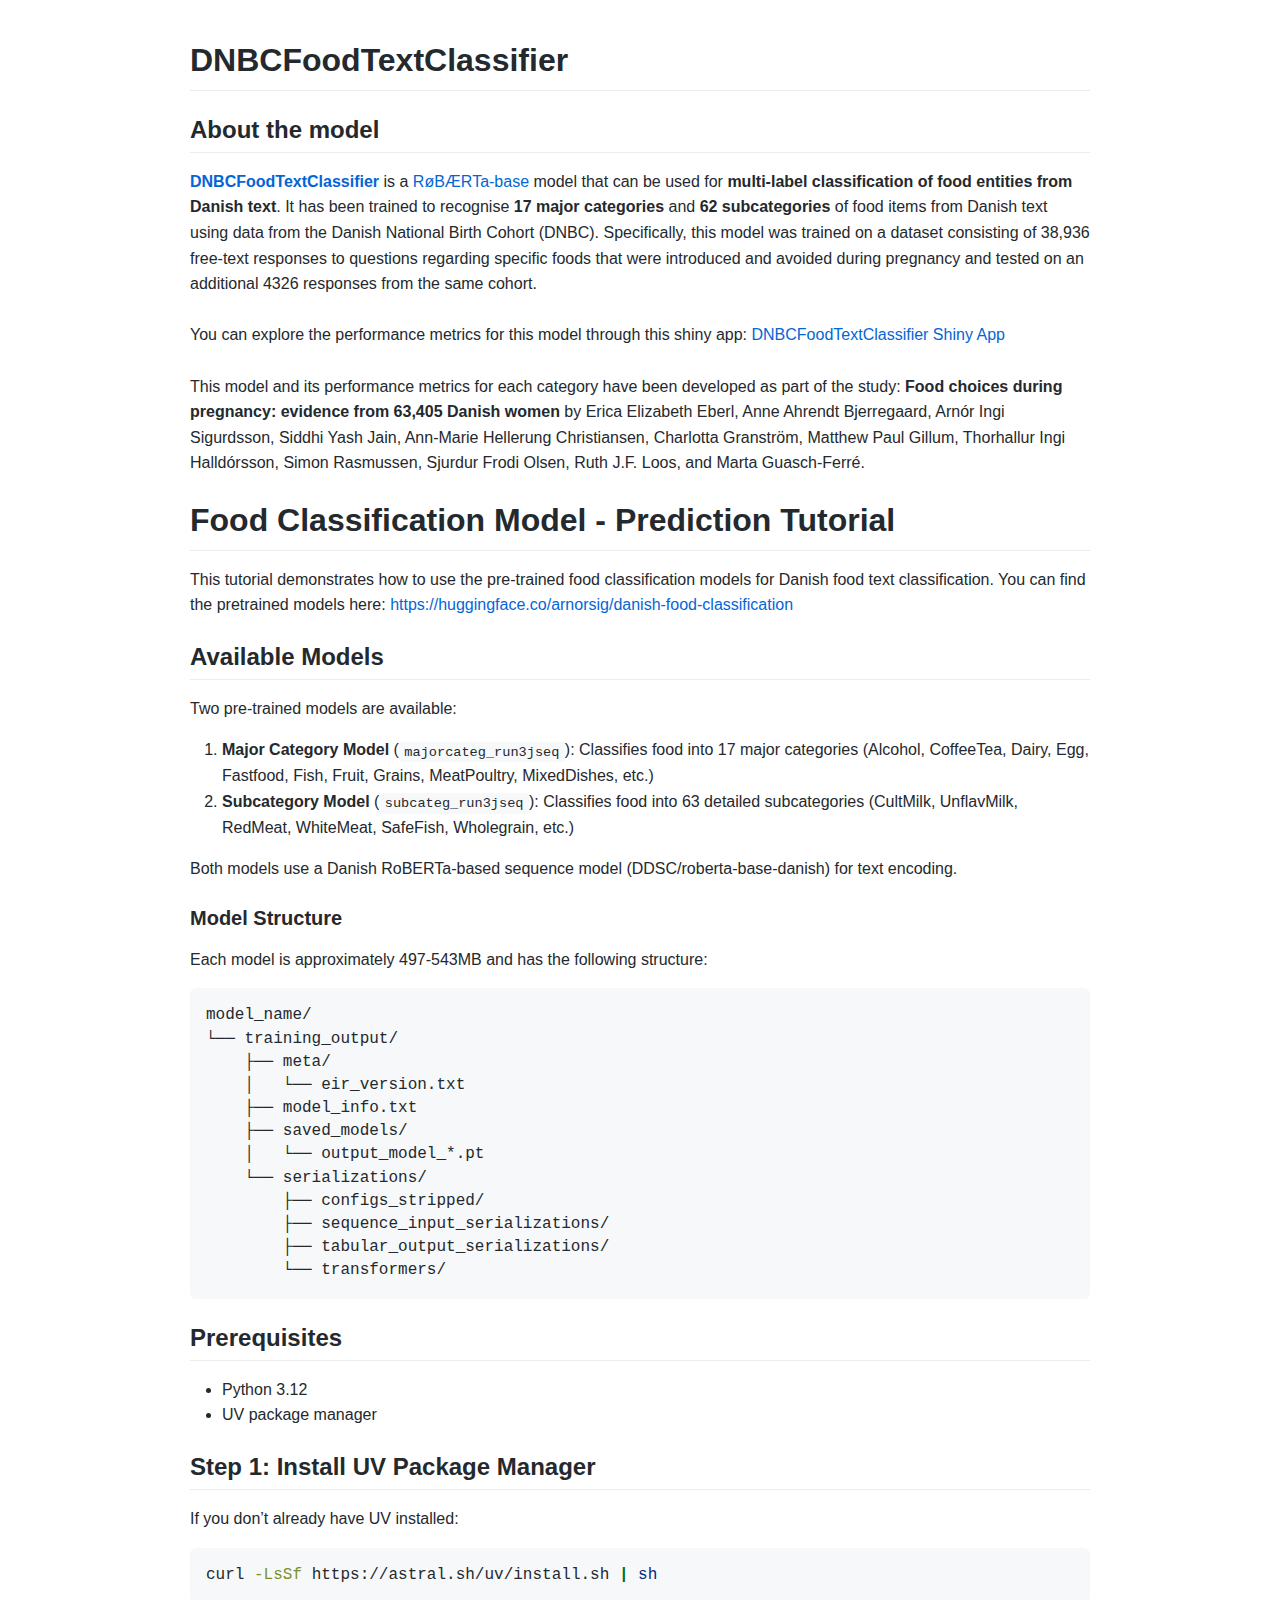
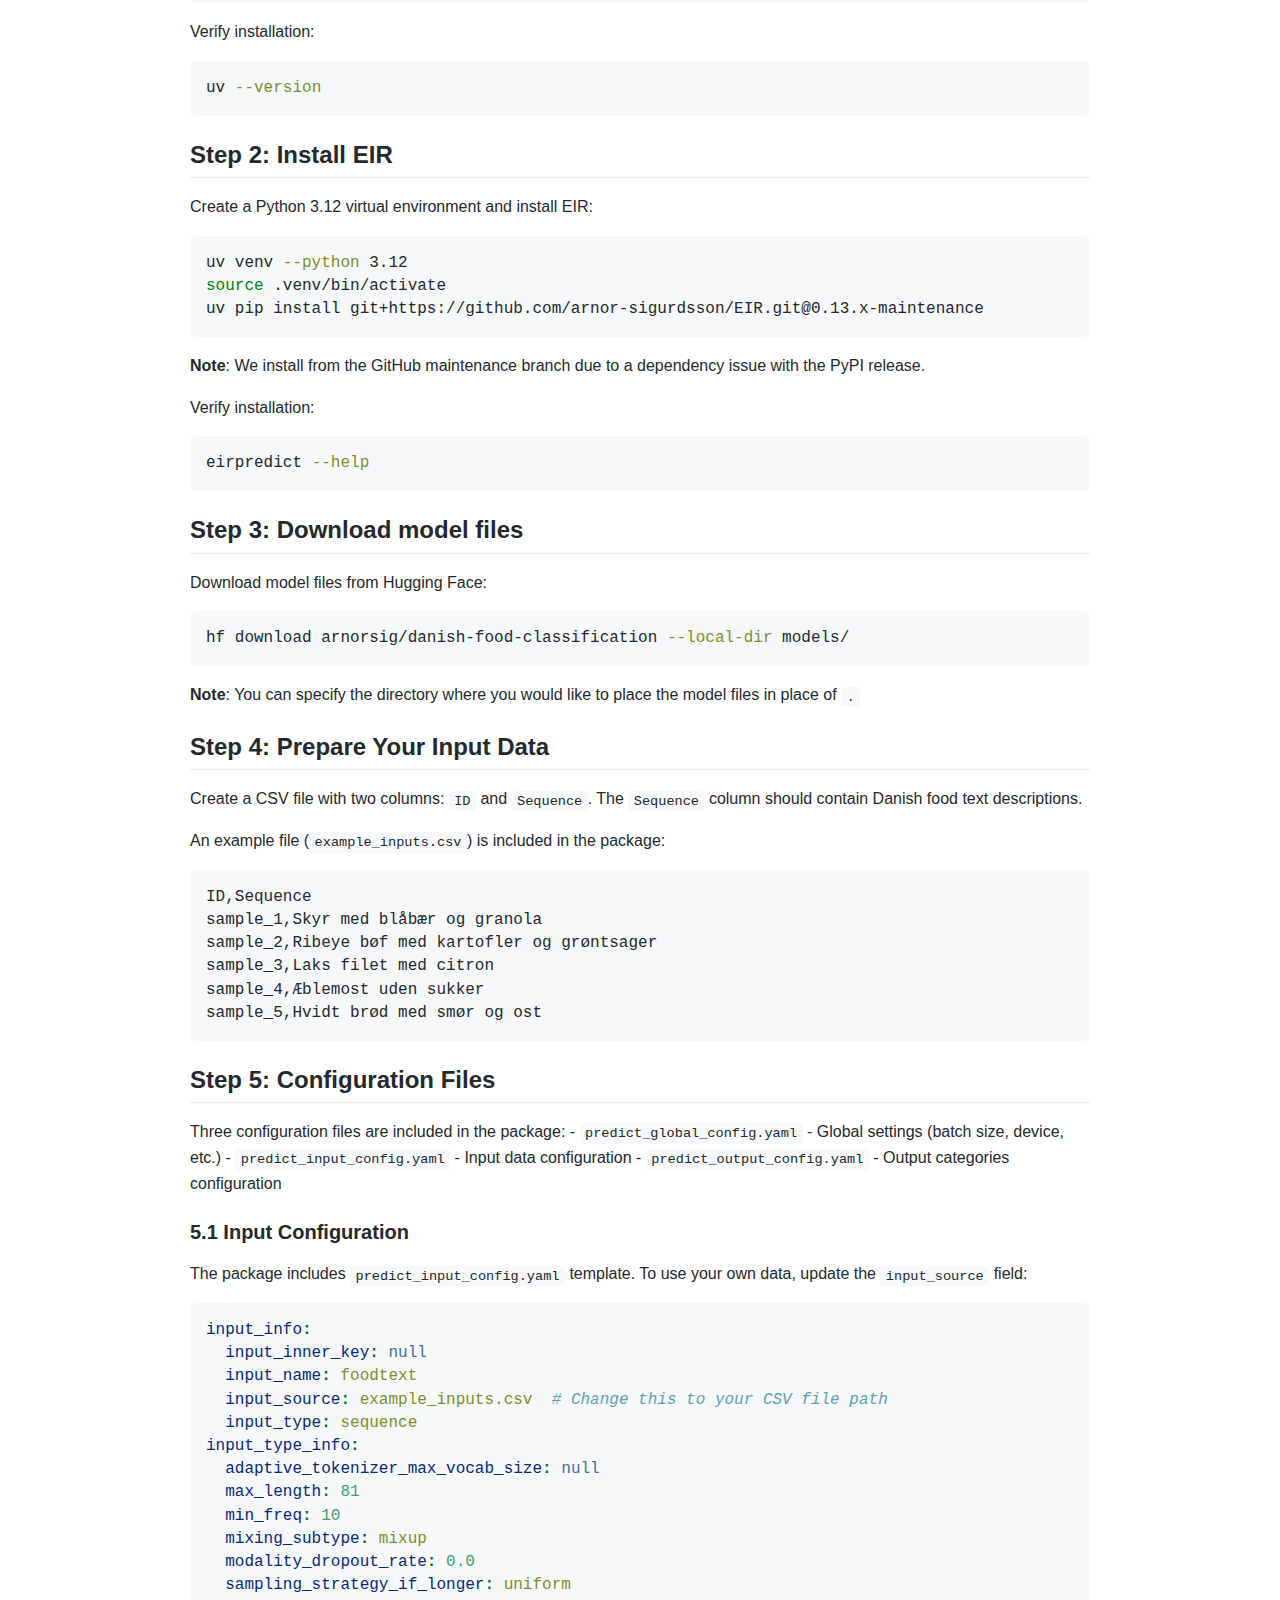
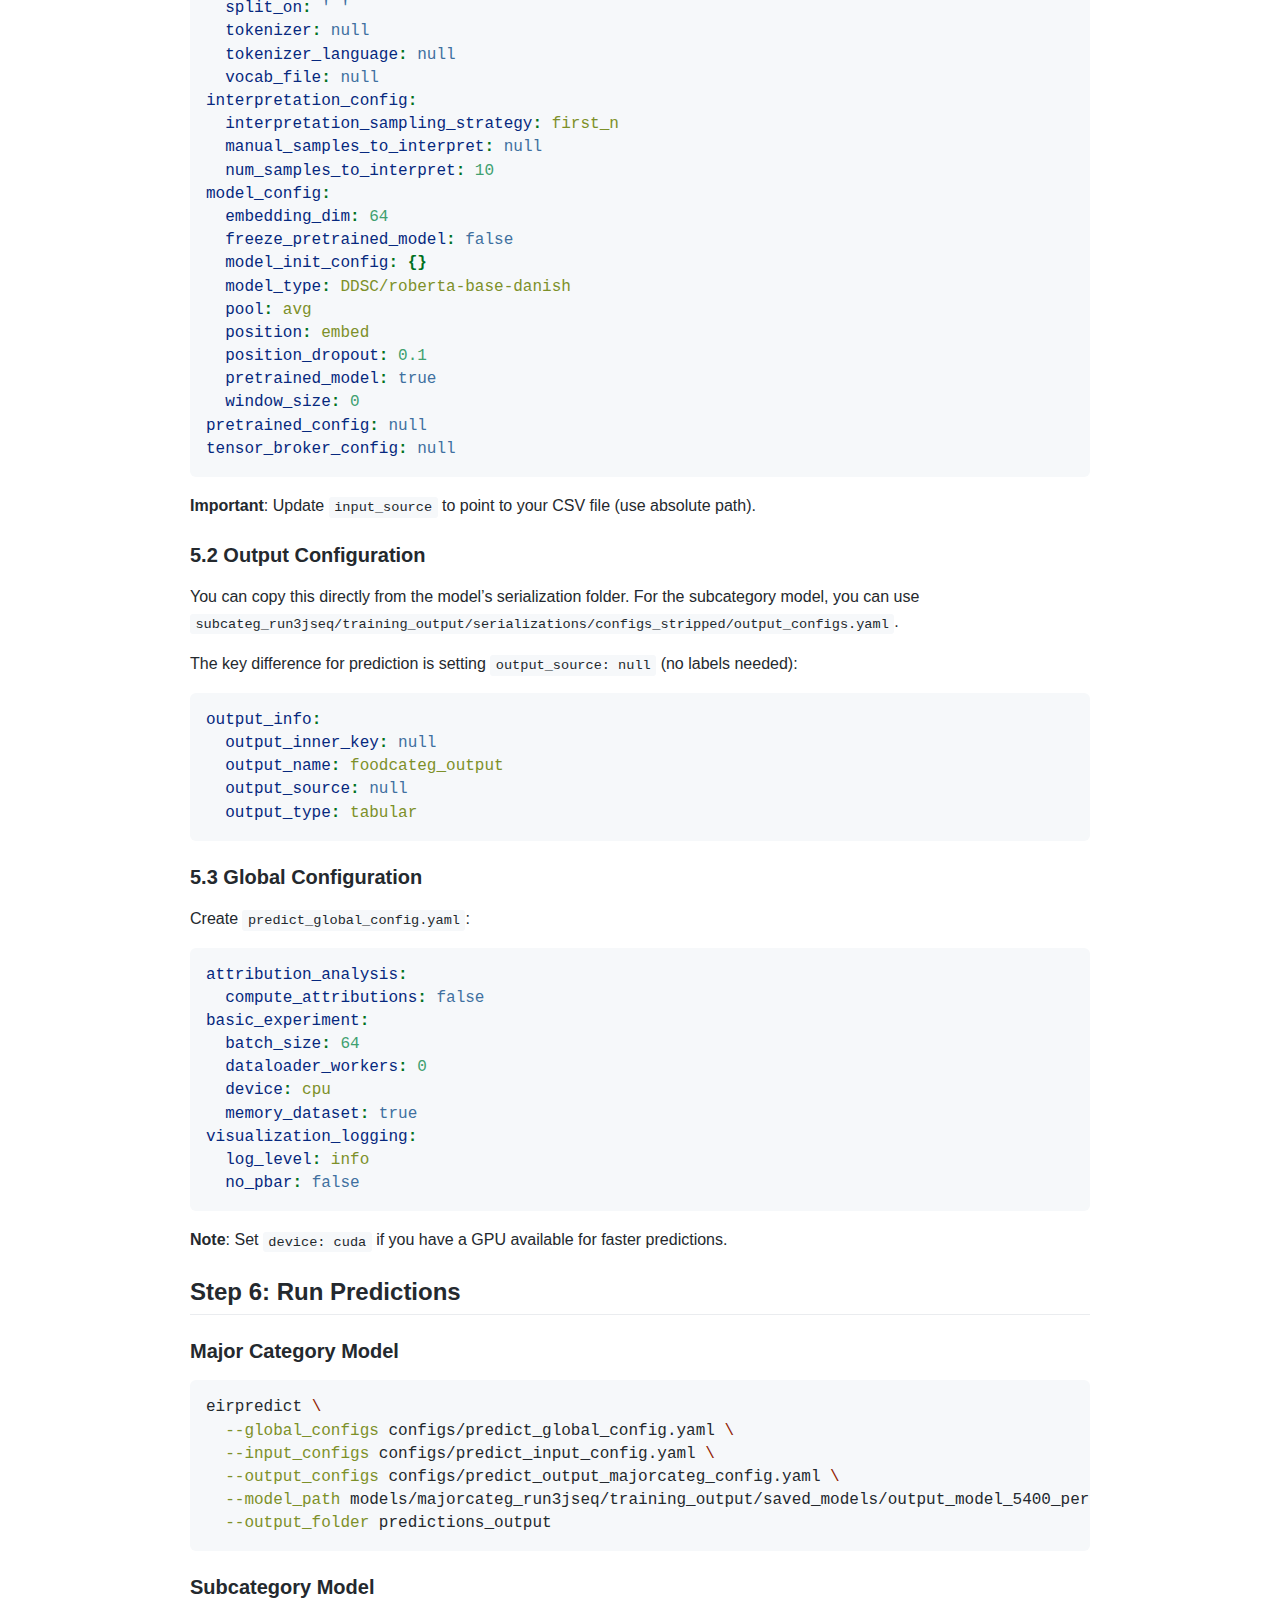
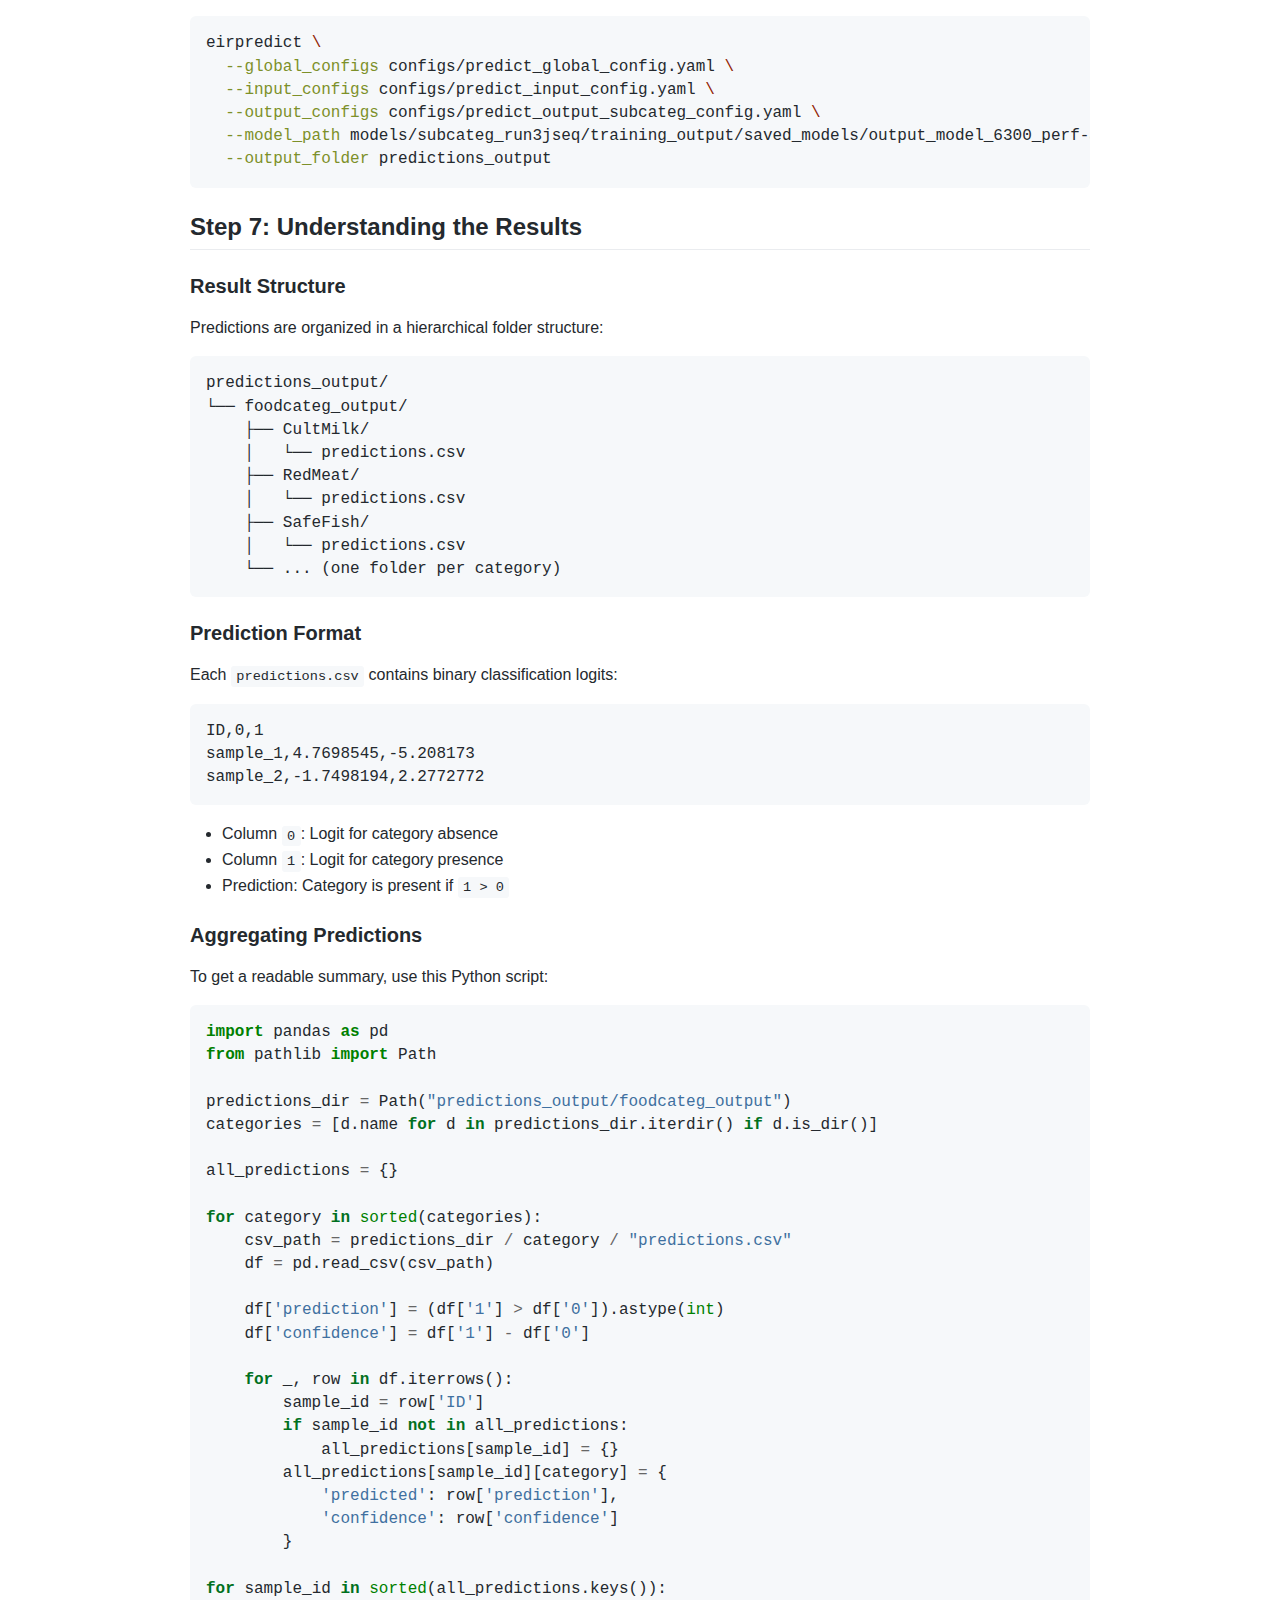
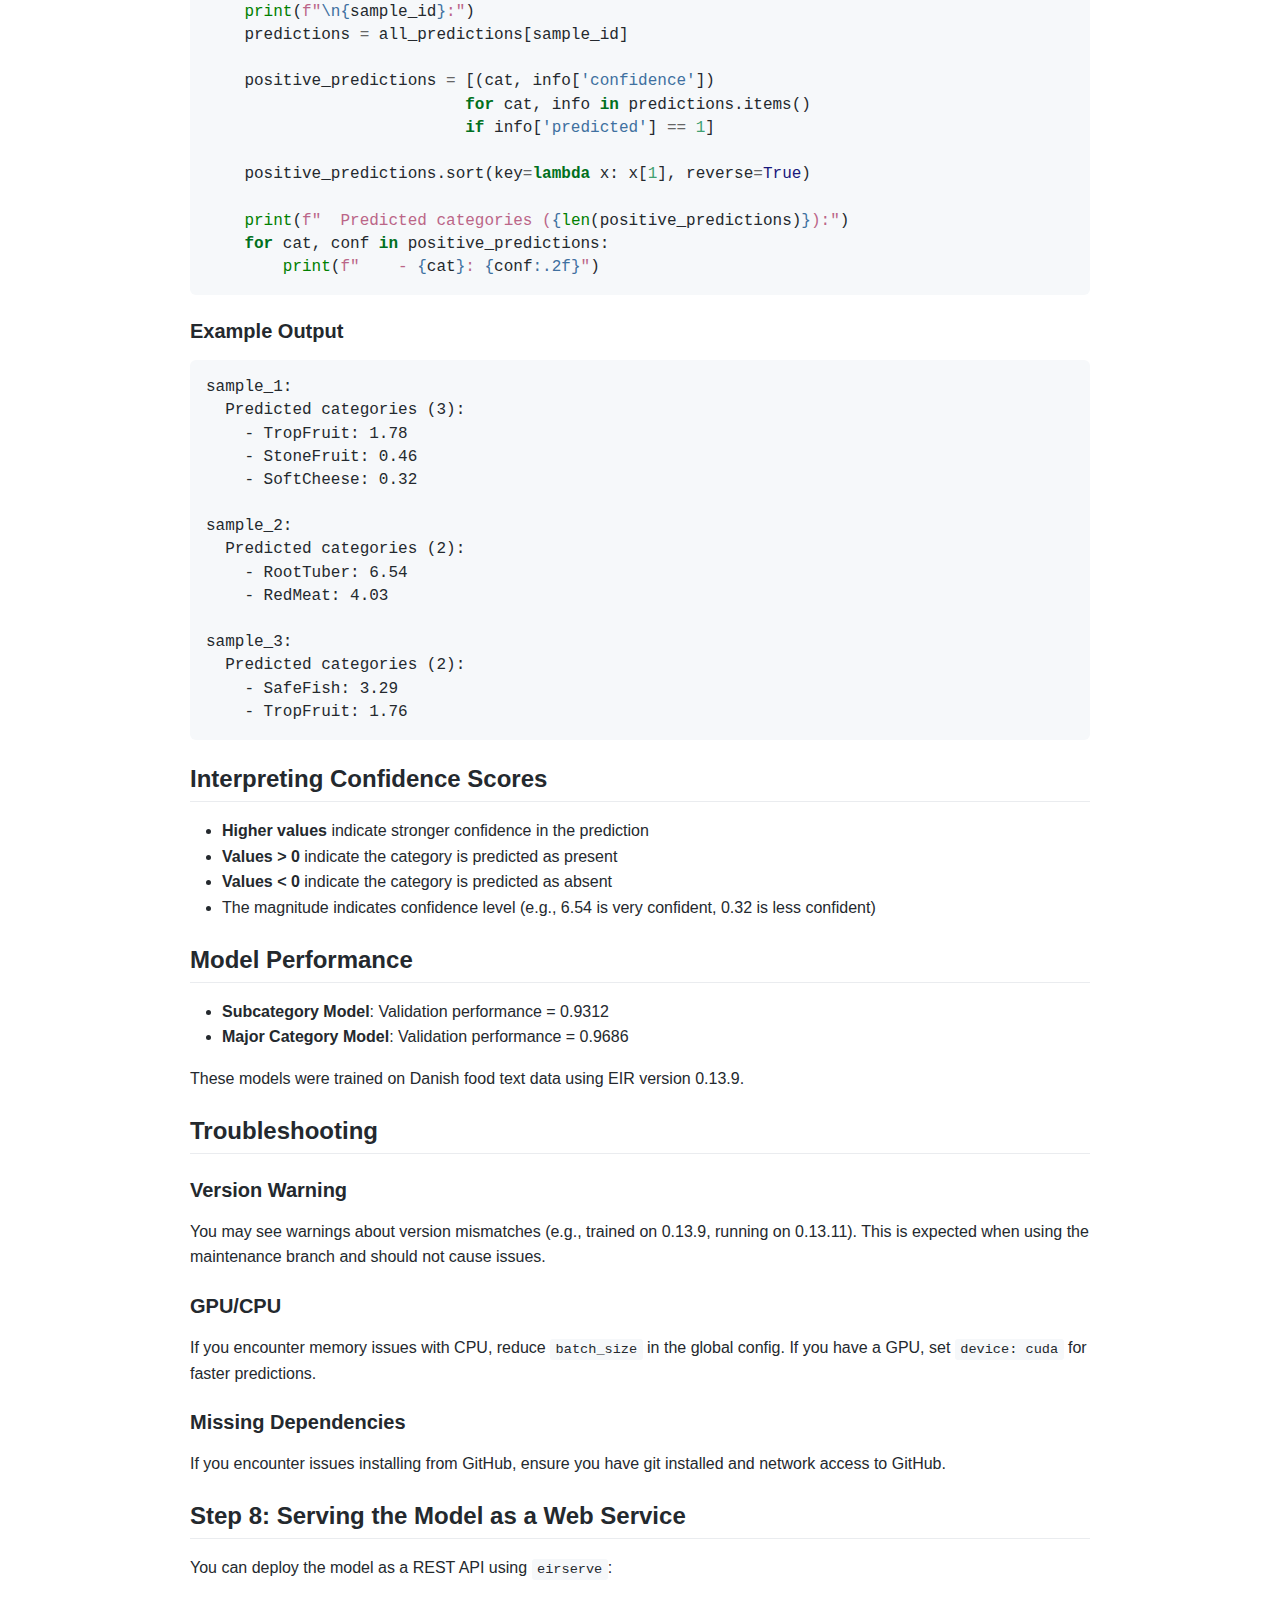
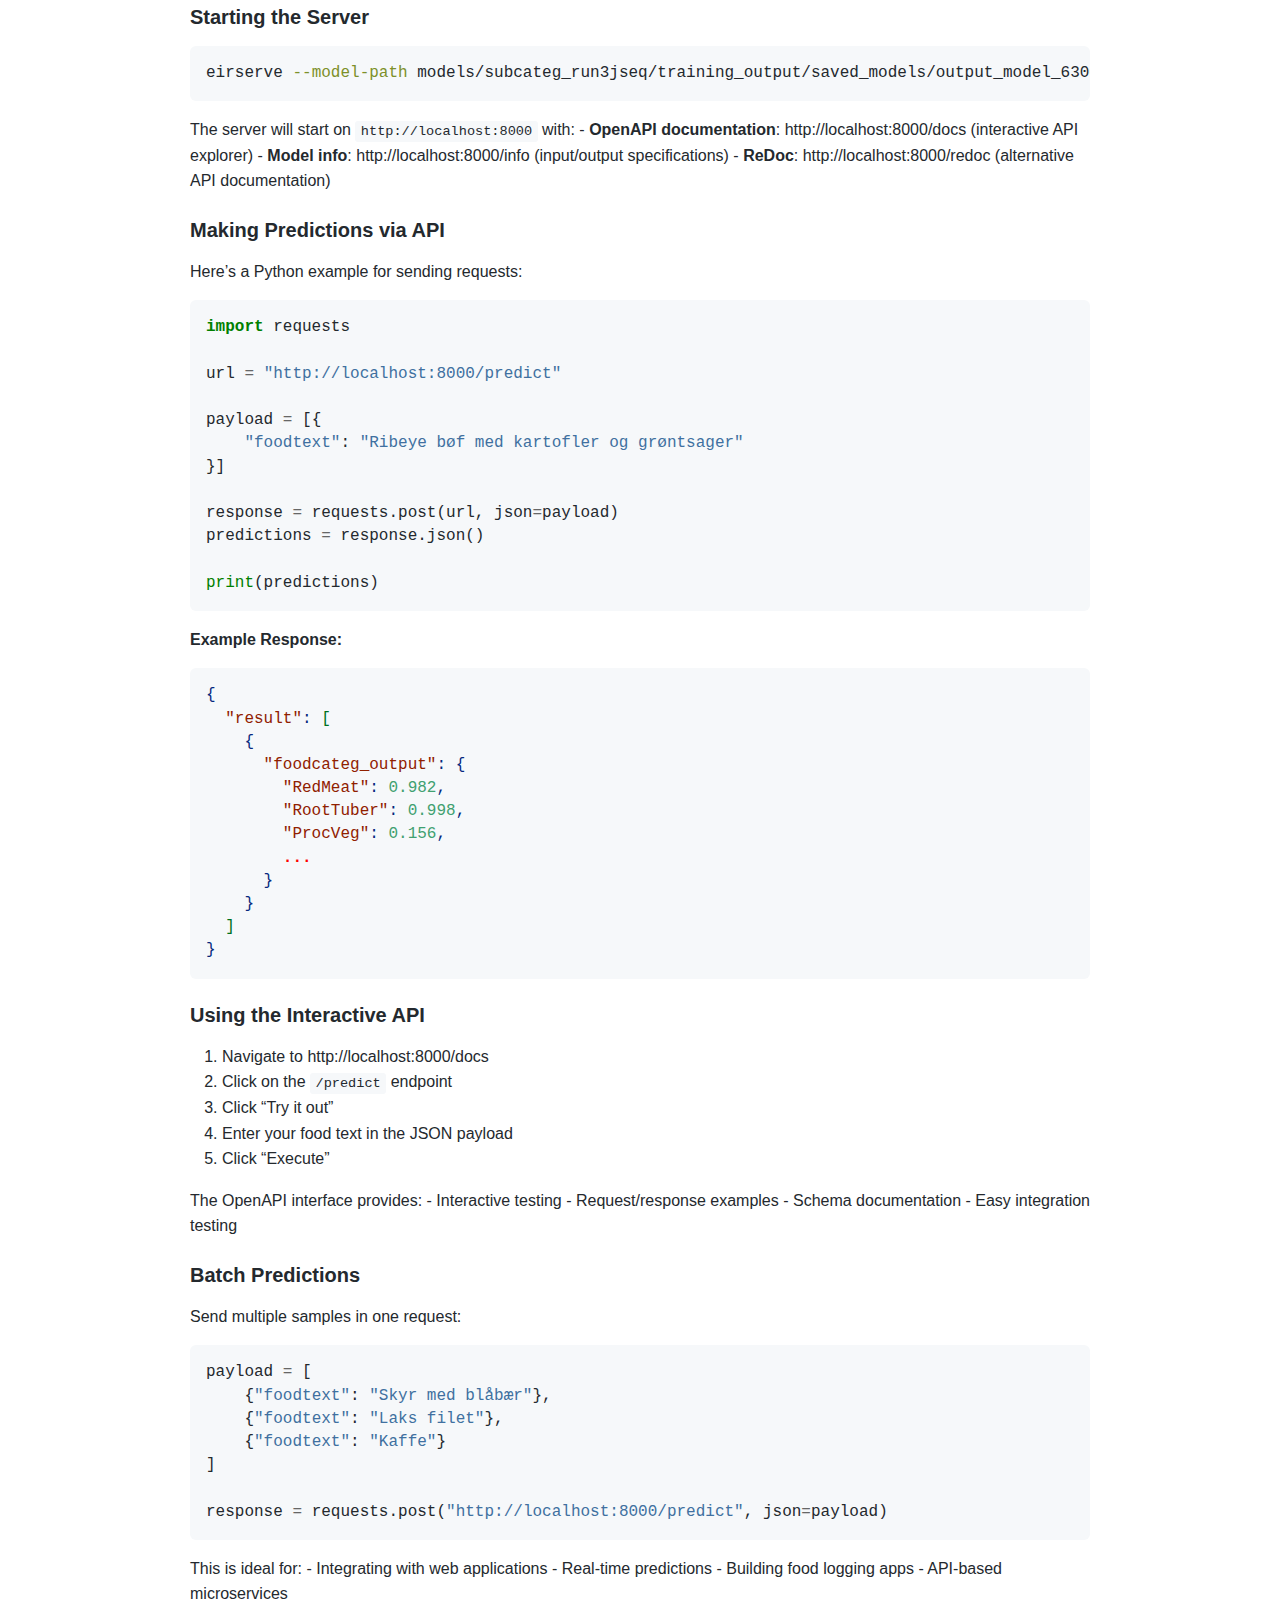
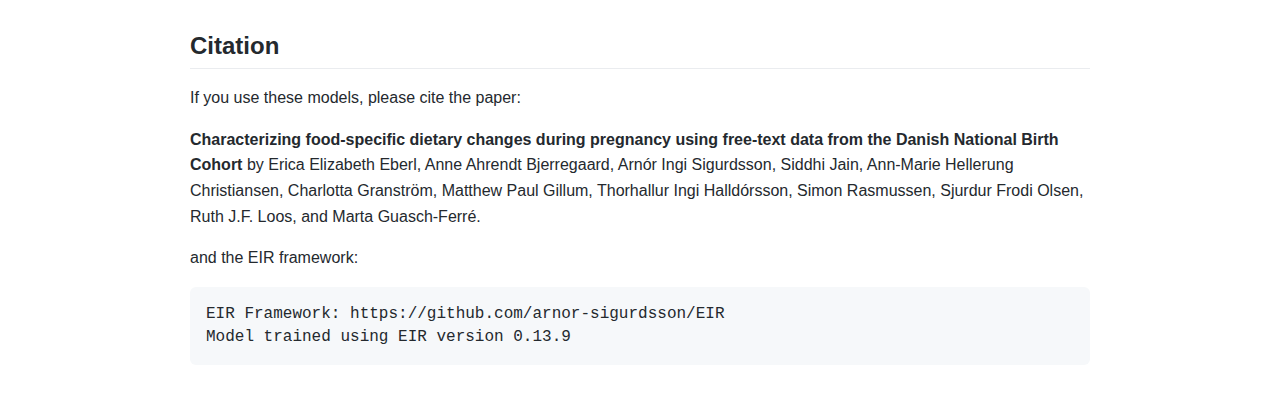
<file: docs/PREDICTION_TUTORIAL.html>
<!DOCTYPE html>
<html xmlns="http://www.w3.org/1999/xhtml" lang="" xml:lang="">
<head>
  <meta charset="utf-8" />
  <meta name="generator" content="pandoc" />
  <meta name="viewport" content="width=device-width, initial-scale=1.0, user-scalable=yes" />
  <title>Food Classification Tutorial</title>
  <style>
    /* Default styles provided by pandoc.
    ** See https://pandoc.org/MANUAL.html#variables-for-html for config info.
    */
    code{white-space: pre-wrap;}
    span.smallcaps{font-variant: small-caps;}
    div.columns{display: flex; gap: min(4vw, 1.5em);}
    div.column{flex: auto; overflow-x: auto;}
    div.hanging-indent{margin-left: 1.5em; text-indent: -1.5em;}
    /* The extra [class] is a hack that increases specificity enough to
       override a similar rule in reveal.js */
    ul.task-list[class]{list-style: none;}
    ul.task-list li input[type="checkbox"] {
      font-size: inherit;
      width: 0.8em;
      margin: 0 0.8em 0.2em -1.6em;
      vertical-align: middle;
    }
    .display.math{display: block; text-align: center; margin: 0.5rem auto;}
    /* CSS for syntax highlighting */
    html { -webkit-text-size-adjust: 100%; }
    pre > code.sourceCode { white-space: pre; position: relative; }
    pre > code.sourceCode > span { display: inline-block; line-height: 1.25; }
    pre > code.sourceCode > span:empty { height: 1.2em; }
    .sourceCode { overflow: visible; }
    code.sourceCode > span { color: inherit; text-decoration: inherit; }
    div.sourceCode { margin: 1em 0; }
    pre.sourceCode { margin: 0; }
    @media screen {
    div.sourceCode { overflow: auto; }
    }
    @media print {
    pre > code.sourceCode { white-space: pre-wrap; }
    pre > code.sourceCode > span { text-indent: -5em; padding-left: 5em; }
    }
    pre.numberSource code
      { counter-reset: source-line 0; }
    pre.numberSource code > span
      { position: relative; left: -4em; counter-increment: source-line; }
    pre.numberSource code > span > a:first-child::before
      { content: counter(source-line);
        position: relative; left: -1em; text-align: right; vertical-align: baseline;
        border: none; display: inline-block;
        -webkit-touch-callout: none; -webkit-user-select: none;
        -khtml-user-select: none; -moz-user-select: none;
        -ms-user-select: none; user-select: none;
        padding: 0 4px; width: 4em;
        color: #aaaaaa;
      }
    pre.numberSource { margin-left: 3em; border-left: 1px solid #aaaaaa;  padding-left: 4px; }
    div.sourceCode
      {   }
    @media screen {
    pre > code.sourceCode > span > a:first-child::before { text-decoration: underline; }
    }
    code span.al { color: #ff0000; font-weight: bold; } /* Alert */
    code span.an { color: #60a0b0; font-weight: bold; font-style: italic; } /* Annotation */
    code span.at { color: #7d9029; } /* Attribute */
    code span.bn { color: #40a070; } /* BaseN */
    code span.bu { color: #008000; } /* BuiltIn */
    code span.cf { color: #007020; font-weight: bold; } /* ControlFlow */
    code span.ch { color: #4070a0; } /* Char */
    code span.cn { color: #880000; } /* Constant */
    code span.co { color: #60a0b0; font-style: italic; } /* Comment */
    code span.cv { color: #60a0b0; font-weight: bold; font-style: italic; } /* CommentVar */
    code span.do { color: #ba2121; font-style: italic; } /* Documentation */
    code span.dt { color: #902000; } /* DataType */
    code span.dv { color: #40a070; } /* DecVal */
    code span.er { color: #ff0000; font-weight: bold; } /* Error */
    code span.ex { } /* Extension */
    code span.fl { color: #40a070; } /* Float */
    code span.fu { color: #06287e; } /* Function */
    code span.im { color: #008000; font-weight: bold; } /* Import */
    code span.in { color: #60a0b0; font-weight: bold; font-style: italic; } /* Information */
    code span.kw { color: #007020; font-weight: bold; } /* Keyword */
    code span.op { color: #666666; } /* Operator */
    code span.ot { color: #007020; } /* Other */
    code span.pp { color: #bc7a00; } /* Preprocessor */
    code span.sc { color: #4070a0; } /* SpecialChar */
    code span.ss { color: #bb6688; } /* SpecialString */
    code span.st { color: #4070a0; } /* String */
    code span.va { color: #19177c; } /* Variable */
    code span.vs { color: #4070a0; } /* VerbatimString */
    code span.wa { color: #60a0b0; font-weight: bold; font-style: italic; } /* Warning */
  </style>
  <link rel="stylesheet" href="style.css" />
</head>
<body>
<header id="title-block-header">
<h1 class="title">DNBCFoodTextClassifier</h1>
</header>
<h2>About the model</h2>
<b><a href="https://huggingface.co/arnorsig/danish-food-classification">DNBCFoodTextClassifier</a></b> is a <a href="https://huggingface.co/DDSC/roberta-base-danish">RøBÆRTa-base</a> model 
that can be used for <b>multi-label classification of food entities from Danish text</b>. 
It has been trained to recognise <b>17 major categories</b> and <b>62 subcategories</b> of food items from 
Danish text using data from the Danish National Birth Cohort (DNBC). 
Specifically, this model was trained on a dataset consisting of 38,936 
free-text responses to questions regarding specific foods that were introduced and avoided during pregnancy and 
tested on an additional 4326 responses from the same cohort.
<br>
<br>
You can explore the performance metrics for this model through this shiny app: 
<a href="https://cbmr-rmpp.shinyapps.io/DNBCFoodTextClassifier/">DNBCFoodTextClassifier Shiny App</a>
<br>
<br>
This model and its performance metrics for each category have been developed as part of the study: 
<b>Food choices during pregnancy: evidence from 63,405 Danish women</b> by Erica Elizabeth Eberl, Anne Ahrendt Bjerregaard, Arnór Ingi Sigurdsson, 
Siddhi Yash Jain, Ann-Marie Hellerung Christiansen, Charlotta Granström, Matthew Paul Gillum, Thorhallur Ingi Halldórsson, 
Simon Rasmussen, Sjurdur Frodi Olsen, Ruth J.F. Loos, and Marta Guasch-Ferré.

<h1 id="food-classification-model---prediction-tutorial">Food
Classification Model - Prediction Tutorial</h1>
<p>This tutorial demonstrates how to use the pre-trained food
classification models for Danish food text classification. 
You can find the pretrained models here: <a href="https://huggingface.co/arnorsig/danish-food-classification">https://huggingface.co/arnorsig/danish-food-classification</a></p>
<h2 id="available-models">Available Models</h2>
<p>Two pre-trained models are available:</p>
<ol type="1">
<li><strong>Major Category Model</strong>
(<code>majorcateg_run3jseq</code>): Classifies food into 17 major
categories (Alcohol, CoffeeTea, Dairy, Egg, Fastfood, Fish, Fruit,
Grains, MeatPoultry, MixedDishes, etc.)</li>
<li><strong>Subcategory Model</strong> (<code>subcateg_run3jseq</code>):
Classifies food into 63 detailed subcategories (CultMilk, UnflavMilk,
RedMeat, WhiteMeat, SafeFish, Wholegrain, etc.)</li>
</ol>
<p>Both models use a Danish RoBERTa-based sequence model
(DDSC/roberta-base-danish) for text encoding.</p>
<h3 id="model-structure">Model Structure</h3>
<p>Each model is approximately 497-543MB and has the following
structure:</p>
<pre><code>model_name/
└── training_output/
    ├── meta/
    │   └── eir_version.txt
    ├── model_info.txt
    ├── saved_models/
    │   └── output_model_*.pt
    └── serializations/
        ├── configs_stripped/
        ├── sequence_input_serializations/
        ├── tabular_output_serializations/
        └── transformers/</code></pre>
<h2 id="prerequisites">Prerequisites</h2>
<ul>
<li>Python 3.12</li>
<li>UV package manager</li>
</ul>
<h2 id="step-1-install-uv-package-manager">Step 1: Install UV Package
Manager</h2>
<p>If you don’t already have UV installed:</p>
<div class="sourceCode" id="cb2"><pre
class="sourceCode bash"><code class="sourceCode bash"><span id="cb2-1"><a href="#cb2-1" aria-hidden="true" tabindex="-1"></a><span class="ex">curl</span> <span class="at">-LsSf</span> https://astral.sh/uv/install.sh <span class="kw">|</span> <span class="fu">sh</span></span></code></pre></div>
<p>Verify installation:</p>
<div class="sourceCode" id="cb3"><pre
class="sourceCode bash"><code class="sourceCode bash"><span id="cb3-1"><a href="#cb3-1" aria-hidden="true" tabindex="-1"></a><span class="ex">uv</span> <span class="at">--version</span></span></code></pre></div>
<h2 id="step-2-install-eir">Step 2: Install EIR</h2>
<p>Create a Python 3.12 virtual environment and install EIR:</p>
<div class="sourceCode" id="cb4"><pre
class="sourceCode bash"><code class="sourceCode bash"><span id="cb4-1"><a href="#cb4-1" aria-hidden="true" tabindex="-1"></a><span class="ex">uv</span> venv <span class="at">--python</span> 3.12</span>
<span id="cb4-2"><a href="#cb4-2" aria-hidden="true" tabindex="-1"></a><span class="bu">source</span> .venv/bin/activate  </span>
<span id="cb4-3"><a href="#cb4-3" aria-hidden="true" tabindex="-1"></a><span class="ex">uv</span> pip install git+https://github.com/arnor-sigurdsson/EIR.git@0.13.x-maintenance</span></code></pre></div>
<p><strong>Note</strong>: We install from the GitHub maintenance branch
due to a dependency issue with the PyPI release.</p>
<p>Verify installation:</p>
<div class="sourceCode" id="cb5"><pre
class="sourceCode bash"><code class="sourceCode bash"><span id="cb5-1"><a href="#cb5-1" aria-hidden="true" tabindex="-1"></a><span class="ex">eirpredict</span> <span class="at">--help</span></span></code></pre></div>
<h2 id="step-3-download-model">Step 3: Download model files</h2>
<p>Download model files from Hugging Face:</p>
<div class="sourceCode" id="cb4"><pre
class="sourceCode bash"><code class="sourceCode bash"><span id="cb4-1"><a href="#cb4-1" aria-hidden="true" tabindex="-1"></a><span class="ex">hf</span> download arnorsig/danish-food-classification <span class="at">--local-dir</span> models/</span>
</code></pre></div>
<p><strong>Note</strong>: You can specify the directory where you would like to place the model files in place of <code class="sourceCode bash">.</code></p>

<h2 id="step-4-prepare-your-input-data">Step 4: Prepare Your Input
Data</h2>
<p>Create a CSV file with two columns: <code>ID</code> and
<code>Sequence</code>. The <code>Sequence</code> column should contain
Danish food text descriptions.</p>
<p>An example file (<code>example_inputs.csv</code>) is included in the
package:</p>
<pre class="csv"><code>ID,Sequence
sample_1,Skyr med blåbær og granola
sample_2,Ribeye bøf med kartofler og grøntsager
sample_3,Laks filet med citron
sample_4,Æblemost uden sukker
sample_5,Hvidt brød med smør og ost</code></pre>
<h2 id="step-5-configuration-files">Step 5: Configuration Files</h2>
<p>Three configuration files are included in the package: -
<code>predict_global_config.yaml</code> - Global settings (batch size,
device, etc.) - <code>predict_input_config.yaml</code> - Input data
configuration - <code>predict_output_config.yaml</code> - Output
categories configuration</p>
<h3 id="input-configuration">5.1 Input Configuration</h3>
<p>The package includes <code>predict_input_config.yaml</code> template.
To use your own data, update the <code>input_source</code> field:</p>
<div class="sourceCode" id="cb7"><pre
class="sourceCode yaml"><code class="sourceCode yaml"><span id="cb7-1"><a href="#cb7-1" aria-hidden="true" tabindex="-1"></a><span class="fu">input_info</span><span class="kw">:</span></span>
<span id="cb7-2"><a href="#cb7-2" aria-hidden="true" tabindex="-1"></a><span class="at">  </span><span class="fu">input_inner_key</span><span class="kw">:</span><span class="at"> </span><span class="ch">null</span></span>
<span id="cb7-3"><a href="#cb7-3" aria-hidden="true" tabindex="-1"></a><span class="at">  </span><span class="fu">input_name</span><span class="kw">:</span><span class="at"> foodtext</span></span>
<span id="cb7-4"><a href="#cb7-4" aria-hidden="true" tabindex="-1"></a><span class="at">  </span><span class="fu">input_source</span><span class="kw">:</span><span class="at"> example_inputs.csv</span><span class="co">  # Change this to your CSV file path</span></span>
<span id="cb7-5"><a href="#cb7-5" aria-hidden="true" tabindex="-1"></a><span class="at">  </span><span class="fu">input_type</span><span class="kw">:</span><span class="at"> sequence</span></span>
<span id="cb7-6"><a href="#cb7-6" aria-hidden="true" tabindex="-1"></a><span class="fu">input_type_info</span><span class="kw">:</span></span>
<span id="cb7-7"><a href="#cb7-7" aria-hidden="true" tabindex="-1"></a><span class="at">  </span><span class="fu">adaptive_tokenizer_max_vocab_size</span><span class="kw">:</span><span class="at"> </span><span class="ch">null</span></span>
<span id="cb7-8"><a href="#cb7-8" aria-hidden="true" tabindex="-1"></a><span class="at">  </span><span class="fu">max_length</span><span class="kw">:</span><span class="at"> </span><span class="dv">81</span></span>
<span id="cb7-9"><a href="#cb7-9" aria-hidden="true" tabindex="-1"></a><span class="at">  </span><span class="fu">min_freq</span><span class="kw">:</span><span class="at"> </span><span class="dv">10</span></span>
<span id="cb7-10"><a href="#cb7-10" aria-hidden="true" tabindex="-1"></a><span class="at">  </span><span class="fu">mixing_subtype</span><span class="kw">:</span><span class="at"> mixup</span></span>
<span id="cb7-11"><a href="#cb7-11" aria-hidden="true" tabindex="-1"></a><span class="at">  </span><span class="fu">modality_dropout_rate</span><span class="kw">:</span><span class="at"> </span><span class="fl">0.0</span></span>
<span id="cb7-12"><a href="#cb7-12" aria-hidden="true" tabindex="-1"></a><span class="at">  </span><span class="fu">sampling_strategy_if_longer</span><span class="kw">:</span><span class="at"> uniform</span></span>
<span id="cb7-13"><a href="#cb7-13" aria-hidden="true" tabindex="-1"></a><span class="at">  </span><span class="fu">split_on</span><span class="kw">:</span><span class="at"> </span><span class="st">&#39; &#39;</span></span>
<span id="cb7-14"><a href="#cb7-14" aria-hidden="true" tabindex="-1"></a><span class="at">  </span><span class="fu">tokenizer</span><span class="kw">:</span><span class="at"> </span><span class="ch">null</span></span>
<span id="cb7-15"><a href="#cb7-15" aria-hidden="true" tabindex="-1"></a><span class="at">  </span><span class="fu">tokenizer_language</span><span class="kw">:</span><span class="at"> </span><span class="ch">null</span></span>
<span id="cb7-16"><a href="#cb7-16" aria-hidden="true" tabindex="-1"></a><span class="at">  </span><span class="fu">vocab_file</span><span class="kw">:</span><span class="at"> </span><span class="ch">null</span></span>
<span id="cb7-17"><a href="#cb7-17" aria-hidden="true" tabindex="-1"></a><span class="fu">interpretation_config</span><span class="kw">:</span></span>
<span id="cb7-18"><a href="#cb7-18" aria-hidden="true" tabindex="-1"></a><span class="at">  </span><span class="fu">interpretation_sampling_strategy</span><span class="kw">:</span><span class="at"> first_n</span></span>
<span id="cb7-19"><a href="#cb7-19" aria-hidden="true" tabindex="-1"></a><span class="at">  </span><span class="fu">manual_samples_to_interpret</span><span class="kw">:</span><span class="at"> </span><span class="ch">null</span></span>
<span id="cb7-20"><a href="#cb7-20" aria-hidden="true" tabindex="-1"></a><span class="at">  </span><span class="fu">num_samples_to_interpret</span><span class="kw">:</span><span class="at"> </span><span class="dv">10</span></span>
<span id="cb7-21"><a href="#cb7-21" aria-hidden="true" tabindex="-1"></a><span class="fu">model_config</span><span class="kw">:</span></span>
<span id="cb7-22"><a href="#cb7-22" aria-hidden="true" tabindex="-1"></a><span class="at">  </span><span class="fu">embedding_dim</span><span class="kw">:</span><span class="at"> </span><span class="dv">64</span></span>
<span id="cb7-23"><a href="#cb7-23" aria-hidden="true" tabindex="-1"></a><span class="at">  </span><span class="fu">freeze_pretrained_model</span><span class="kw">:</span><span class="at"> </span><span class="ch">false</span></span>
<span id="cb7-24"><a href="#cb7-24" aria-hidden="true" tabindex="-1"></a><span class="at">  </span><span class="fu">model_init_config</span><span class="kw">:</span><span class="at"> </span><span class="kw">{}</span></span>
<span id="cb7-25"><a href="#cb7-25" aria-hidden="true" tabindex="-1"></a><span class="at">  </span><span class="fu">model_type</span><span class="kw">:</span><span class="at"> DDSC/roberta-base-danish</span></span>
<span id="cb7-26"><a href="#cb7-26" aria-hidden="true" tabindex="-1"></a><span class="at">  </span><span class="fu">pool</span><span class="kw">:</span><span class="at"> avg</span></span>
<span id="cb7-27"><a href="#cb7-27" aria-hidden="true" tabindex="-1"></a><span class="at">  </span><span class="fu">position</span><span class="kw">:</span><span class="at"> embed</span></span>
<span id="cb7-28"><a href="#cb7-28" aria-hidden="true" tabindex="-1"></a><span class="at">  </span><span class="fu">position_dropout</span><span class="kw">:</span><span class="at"> </span><span class="fl">0.1</span></span>
<span id="cb7-29"><a href="#cb7-29" aria-hidden="true" tabindex="-1"></a><span class="at">  </span><span class="fu">pretrained_model</span><span class="kw">:</span><span class="at"> </span><span class="ch">true</span></span>
<span id="cb7-30"><a href="#cb7-30" aria-hidden="true" tabindex="-1"></a><span class="at">  </span><span class="fu">window_size</span><span class="kw">:</span><span class="at"> </span><span class="dv">0</span></span>
<span id="cb7-31"><a href="#cb7-31" aria-hidden="true" tabindex="-1"></a><span class="fu">pretrained_config</span><span class="kw">:</span><span class="at"> </span><span class="ch">null</span></span>
<span id="cb7-32"><a href="#cb7-32" aria-hidden="true" tabindex="-1"></a><span class="fu">tensor_broker_config</span><span class="kw">:</span><span class="at"> </span><span class="ch">null</span></span></code></pre></div>
<p><strong>Important</strong>: Update <code>input_source</code> to point
to your CSV file (use absolute path).</p>
<h3 id="output-configuration">5.2 Output Configuration</h3>
<p>You can copy this directly from the model’s serialization folder. For
the subcategory model, you can use
<code>subcateg_run3jseq/training_output/serializations/configs_stripped/output_configs.yaml</code>.</p>
<p>The key difference for prediction is setting
<code>output_source: null</code> (no labels needed):</p>
<div class="sourceCode" id="cb8"><pre
class="sourceCode yaml"><code class="sourceCode yaml"><span id="cb8-1"><a href="#cb8-1" aria-hidden="true" tabindex="-1"></a><span class="fu">output_info</span><span class="kw">:</span></span>
<span id="cb8-2"><a href="#cb8-2" aria-hidden="true" tabindex="-1"></a><span class="at">  </span><span class="fu">output_inner_key</span><span class="kw">:</span><span class="at"> </span><span class="ch">null</span></span>
<span id="cb8-3"><a href="#cb8-3" aria-hidden="true" tabindex="-1"></a><span class="at">  </span><span class="fu">output_name</span><span class="kw">:</span><span class="at"> foodcateg_output</span></span>
<span id="cb8-4"><a href="#cb8-4" aria-hidden="true" tabindex="-1"></a><span class="at">  </span><span class="fu">output_source</span><span class="kw">:</span><span class="at"> </span><span class="ch">null</span></span>
<span id="cb8-5"><a href="#cb8-5" aria-hidden="true" tabindex="-1"></a><span class="at">  </span><span class="fu">output_type</span><span class="kw">:</span><span class="at"> tabular</span></span></code></pre></div>
<h3 id="global-configuration">5.3 Global Configuration</h3>
<p>Create <code>predict_global_config.yaml</code>:</p>
<div class="sourceCode" id="cb9"><pre
class="sourceCode yaml"><code class="sourceCode yaml"><span id="cb9-1"><a href="#cb9-1" aria-hidden="true" tabindex="-1"></a><span class="fu">attribution_analysis</span><span class="kw">:</span></span>
<span id="cb9-2"><a href="#cb9-2" aria-hidden="true" tabindex="-1"></a><span class="at">  </span><span class="fu">compute_attributions</span><span class="kw">:</span><span class="at"> </span><span class="ch">false</span></span>
<span id="cb9-3"><a href="#cb9-3" aria-hidden="true" tabindex="-1"></a><span class="fu">basic_experiment</span><span class="kw">:</span></span>
<span id="cb9-4"><a href="#cb9-4" aria-hidden="true" tabindex="-1"></a><span class="at">  </span><span class="fu">batch_size</span><span class="kw">:</span><span class="at"> </span><span class="dv">64</span></span>
<span id="cb9-5"><a href="#cb9-5" aria-hidden="true" tabindex="-1"></a><span class="at">  </span><span class="fu">dataloader_workers</span><span class="kw">:</span><span class="at"> </span><span class="dv">0</span></span>
<span id="cb9-6"><a href="#cb9-6" aria-hidden="true" tabindex="-1"></a><span class="at">  </span><span class="fu">device</span><span class="kw">:</span><span class="at"> cpu</span></span>
<span id="cb9-7"><a href="#cb9-7" aria-hidden="true" tabindex="-1"></a><span class="at">  </span><span class="fu">memory_dataset</span><span class="kw">:</span><span class="at"> </span><span class="ch">true</span></span>
<span id="cb9-8"><a href="#cb9-8" aria-hidden="true" tabindex="-1"></a><span class="fu">visualization_logging</span><span class="kw">:</span></span>
<span id="cb9-9"><a href="#cb9-9" aria-hidden="true" tabindex="-1"></a><span class="at">  </span><span class="fu">log_level</span><span class="kw">:</span><span class="at"> info</span></span>
<span id="cb9-10"><a href="#cb9-10" aria-hidden="true" tabindex="-1"></a><span class="at">  </span><span class="fu">no_pbar</span><span class="kw">:</span><span class="at"> </span><span class="ch">false</span></span></code></pre></div>
<p><strong>Note</strong>: Set <code>device: cuda</code> if you have a
GPU available for faster predictions.</p>
<h2 id="step-6-run-predictions">Step 6: Run Predictions</h2>
<h3 id="major-category-model">Major Category Model</h3>
<div class="sourceCode" id="cb11"><pre
class="sourceCode bash"><code class="sourceCode bash"><span id="cb11-1"><a href="#cb11-1" aria-hidden="true" tabindex="-1"></a><span class="ex">eirpredict</span> <span class="dt">\</span></span>
<span id="cb11-2"><a href="#cb11-2" aria-hidden="true" tabindex="-1"></a>  <span class="at">--global_configs</span> configs/predict_global_config.yaml <span class="dt">\</span></span>
<span id="cb11-3"><a href="#cb11-3" aria-hidden="true" tabindex="-1"></a>  <span class="at">--input_configs</span> configs/predict_input_config.yaml <span class="dt">\</span></span>
<span id="cb11-4"><a href="#cb11-4" aria-hidden="true" tabindex="-1"></a>  <span class="at">--output_configs</span> configs/predict_output_majorcateg_config.yaml <span class="dt">\</span></span>
<span id="cb11-5"><a href="#cb11-5" aria-hidden="true" tabindex="-1"></a>  <span class="at">--model_path</span> models/majorcateg_run3jseq/training_output/saved_models/output_model_5400_perf-average=0.9686.pt <span class="dt">\</span></span>
<span id="cb11-6"><a href="#cb11-6" aria-hidden="true" tabindex="-1"></a>  <span class="at">--output_folder</span> predictions_output</span></code></pre></div>
<h3 id="subcategory-model">Subcategory Model</h3>
<div class="sourceCode" id="cb10"><pre
class="sourceCode bash"><code class="sourceCode bash"><span id="cb10-1"><a href="#cb10-1" aria-hidden="true" tabindex="-1"></a><span class="ex">eirpredict</span> <span class="dt">\</span></span>
<span id="cb10-2"><a href="#cb10-2" aria-hidden="true" tabindex="-1"></a>  <span class="at">--global_configs</span> configs/predict_global_config.yaml <span class="dt">\</span></span>
<span id="cb10-3"><a href="#cb10-3" aria-hidden="true" tabindex="-1"></a>  <span class="at">--input_configs</span> configs/predict_input_config.yaml <span class="dt">\</span></span>
<span id="cb10-4"><a href="#cb10-4" aria-hidden="true" tabindex="-1"></a>  <span class="at">--output_configs</span> configs/predict_output_subcateg_config.yaml <span class="dt">\</span></span>
<span id="cb10-5"><a href="#cb10-5" aria-hidden="true" tabindex="-1"></a>  <span class="at">--model_path</span> models/subcateg_run3jseq/training_output/saved_models/output_model_6300_perf-average=0.9312.pt <span class="dt">\</span></span>
<span id="cb10-6"><a href="#cb10-6" aria-hidden="true" tabindex="-1"></a>  <span class="at">--output_folder</span> predictions_output</span></code></pre></div>

<h2 id="step-7-understanding-the-results">Step 7: Understanding the
Results</h2>
<h3 id="result-structure">Result Structure</h3>
<p>Predictions are organized in a hierarchical folder structure:</p>
<pre><code>predictions_output/
└── foodcateg_output/
    ├── CultMilk/
    │   └── predictions.csv
    ├── RedMeat/
    │   └── predictions.csv
    ├── SafeFish/
    │   └── predictions.csv
    └── ... (one folder per category)</code></pre>
<h3 id="prediction-format">Prediction Format</h3>
<p>Each <code>predictions.csv</code> contains binary classification
logits:</p>
<pre class="csv"><code>ID,0,1
sample_1,4.7698545,-5.208173
sample_2,-1.7498194,2.2772772</code></pre>
<ul>
<li>Column <code>0</code>: Logit for category absence</li>
<li>Column <code>1</code>: Logit for category presence</li>
<li>Prediction: Category is present if <code>1 &gt; 0</code></li>
</ul>
<h3 id="aggregating-predictions">Aggregating Predictions</h3>
<p>To get a readable summary, use this Python script:</p>
<div class="sourceCode" id="cb14"><pre
class="sourceCode python"><code class="sourceCode python"><span id="cb14-1"><a href="#cb14-1" aria-hidden="true" tabindex="-1"></a><span class="im">import</span> pandas <span class="im">as</span> pd</span>
<span id="cb14-2"><a href="#cb14-2" aria-hidden="true" tabindex="-1"></a><span class="im">from</span> pathlib <span class="im">import</span> Path</span>
<span id="cb14-3"><a href="#cb14-3" aria-hidden="true" tabindex="-1"></a></span>
<span id="cb14-4"><a href="#cb14-4" aria-hidden="true" tabindex="-1"></a>predictions_dir <span class="op">=</span> Path(<span class="st">&quot;predictions_output/foodcateg_output&quot;</span>)</span>
<span id="cb14-5"><a href="#cb14-5" aria-hidden="true" tabindex="-1"></a>categories <span class="op">=</span> [d.name <span class="cf">for</span> d <span class="kw">in</span> predictions_dir.iterdir() <span class="cf">if</span> d.is_dir()]</span>
<span id="cb14-6"><a href="#cb14-6" aria-hidden="true" tabindex="-1"></a></span>
<span id="cb14-7"><a href="#cb14-7" aria-hidden="true" tabindex="-1"></a>all_predictions <span class="op">=</span> {}</span>
<span id="cb14-8"><a href="#cb14-8" aria-hidden="true" tabindex="-1"></a></span>
<span id="cb14-9"><a href="#cb14-9" aria-hidden="true" tabindex="-1"></a><span class="cf">for</span> category <span class="kw">in</span> <span class="bu">sorted</span>(categories):</span>
<span id="cb14-10"><a href="#cb14-10" aria-hidden="true" tabindex="-1"></a>    csv_path <span class="op">=</span> predictions_dir <span class="op">/</span> category <span class="op">/</span> <span class="st">&quot;predictions.csv&quot;</span></span>
<span id="cb14-11"><a href="#cb14-11" aria-hidden="true" tabindex="-1"></a>    df <span class="op">=</span> pd.read_csv(csv_path)</span>
<span id="cb14-12"><a href="#cb14-12" aria-hidden="true" tabindex="-1"></a></span>
<span id="cb14-13"><a href="#cb14-13" aria-hidden="true" tabindex="-1"></a>    df[<span class="st">&#39;prediction&#39;</span>] <span class="op">=</span> (df[<span class="st">&#39;1&#39;</span>] <span class="op">&gt;</span> df[<span class="st">&#39;0&#39;</span>]).astype(<span class="bu">int</span>)</span>
<span id="cb14-14"><a href="#cb14-14" aria-hidden="true" tabindex="-1"></a>    df[<span class="st">&#39;confidence&#39;</span>] <span class="op">=</span> df[<span class="st">&#39;1&#39;</span>] <span class="op">-</span> df[<span class="st">&#39;0&#39;</span>]</span>
<span id="cb14-15"><a href="#cb14-15" aria-hidden="true" tabindex="-1"></a></span>
<span id="cb14-16"><a href="#cb14-16" aria-hidden="true" tabindex="-1"></a>    <span class="cf">for</span> _, row <span class="kw">in</span> df.iterrows():</span>
<span id="cb14-17"><a href="#cb14-17" aria-hidden="true" tabindex="-1"></a>        sample_id <span class="op">=</span> row[<span class="st">&#39;ID&#39;</span>]</span>
<span id="cb14-18"><a href="#cb14-18" aria-hidden="true" tabindex="-1"></a>        <span class="cf">if</span> sample_id <span class="kw">not</span> <span class="kw">in</span> all_predictions:</span>
<span id="cb14-19"><a href="#cb14-19" aria-hidden="true" tabindex="-1"></a>            all_predictions[sample_id] <span class="op">=</span> {}</span>
<span id="cb14-20"><a href="#cb14-20" aria-hidden="true" tabindex="-1"></a>        all_predictions[sample_id][category] <span class="op">=</span> {</span>
<span id="cb14-21"><a href="#cb14-21" aria-hidden="true" tabindex="-1"></a>            <span class="st">&#39;predicted&#39;</span>: row[<span class="st">&#39;prediction&#39;</span>],</span>
<span id="cb14-22"><a href="#cb14-22" aria-hidden="true" tabindex="-1"></a>            <span class="st">&#39;confidence&#39;</span>: row[<span class="st">&#39;confidence&#39;</span>]</span>
<span id="cb14-23"><a href="#cb14-23" aria-hidden="true" tabindex="-1"></a>        }</span>
<span id="cb14-24"><a href="#cb14-24" aria-hidden="true" tabindex="-1"></a></span>
<span id="cb14-25"><a href="#cb14-25" aria-hidden="true" tabindex="-1"></a><span class="cf">for</span> sample_id <span class="kw">in</span> <span class="bu">sorted</span>(all_predictions.keys()):</span>
<span id="cb14-26"><a href="#cb14-26" aria-hidden="true" tabindex="-1"></a>    <span class="bu">print</span>(<span class="ss">f&quot;</span><span class="ch">\n</span><span class="sc">{</span>sample_id<span class="sc">}</span><span class="ss">:&quot;</span>)</span>
<span id="cb14-27"><a href="#cb14-27" aria-hidden="true" tabindex="-1"></a>    predictions <span class="op">=</span> all_predictions[sample_id]</span>
<span id="cb14-28"><a href="#cb14-28" aria-hidden="true" tabindex="-1"></a></span>
<span id="cb14-29"><a href="#cb14-29" aria-hidden="true" tabindex="-1"></a>    positive_predictions <span class="op">=</span> [(cat, info[<span class="st">&#39;confidence&#39;</span>])</span>
<span id="cb14-30"><a href="#cb14-30" aria-hidden="true" tabindex="-1"></a>                           <span class="cf">for</span> cat, info <span class="kw">in</span> predictions.items()</span>
<span id="cb14-31"><a href="#cb14-31" aria-hidden="true" tabindex="-1"></a>                           <span class="cf">if</span> info[<span class="st">&#39;predicted&#39;</span>] <span class="op">==</span> <span class="dv">1</span>]</span>
<span id="cb14-32"><a href="#cb14-32" aria-hidden="true" tabindex="-1"></a></span>
<span id="cb14-33"><a href="#cb14-33" aria-hidden="true" tabindex="-1"></a>    positive_predictions.sort(key<span class="op">=</span><span class="kw">lambda</span> x: x[<span class="dv">1</span>], reverse<span class="op">=</span><span class="va">True</span>)</span>
<span id="cb14-34"><a href="#cb14-34" aria-hidden="true" tabindex="-1"></a></span>
<span id="cb14-35"><a href="#cb14-35" aria-hidden="true" tabindex="-1"></a>    <span class="bu">print</span>(<span class="ss">f&quot;  Predicted categories (</span><span class="sc">{</span><span class="bu">len</span>(positive_predictions)<span class="sc">}</span><span class="ss">):&quot;</span>)</span>
<span id="cb14-36"><a href="#cb14-36" aria-hidden="true" tabindex="-1"></a>    <span class="cf">for</span> cat, conf <span class="kw">in</span> positive_predictions:</span>
<span id="cb14-37"><a href="#cb14-37" aria-hidden="true" tabindex="-1"></a>        <span class="bu">print</span>(<span class="ss">f&quot;    - </span><span class="sc">{</span>cat<span class="sc">}</span><span class="ss">: </span><span class="sc">{</span>conf<span class="sc">:.2f}</span><span class="ss">&quot;</span>)</span></code></pre></div>
<h3 id="example-output">Example Output</h3>
<pre><code>sample_1:
  Predicted categories (3):
    - TropFruit: 1.78
    - StoneFruit: 0.46
    - SoftCheese: 0.32

sample_2:
  Predicted categories (2):
    - RootTuber: 6.54
    - RedMeat: 4.03

sample_3:
  Predicted categories (2):
    - SafeFish: 3.29
    - TropFruit: 1.76</code></pre>
<h2 id="interpreting-confidence-scores">Interpreting Confidence
Scores</h2>
<ul>
<li><strong>Higher values</strong> indicate stronger confidence in the
prediction</li>
<li><strong>Values &gt; 0</strong> indicate the category is predicted as
present</li>
<li><strong>Values &lt; 0</strong> indicate the category is predicted as
absent</li>
<li>The magnitude indicates confidence level (e.g., 6.54 is very
confident, 0.32 is less confident)</li>
</ul>
<h2 id="model-performance">Model Performance</h2>
<ul>
<li><strong>Subcategory Model</strong>: Validation performance =
0.9312</li>
<li><strong>Major Category Model</strong>: Validation performance =
0.9686</li>
</ul>
<p>These models were trained on Danish food text data using EIR version
0.13.9.</p>
<h2 id="troubleshooting">Troubleshooting</h2>
<h3 id="version-warning">Version Warning</h3>
<p>You may see warnings about version mismatches (e.g., trained on
0.13.9, running on 0.13.11). This is expected when using the maintenance
branch and should not cause issues.</p>
<h3 id="gpucpu">GPU/CPU</h3>
<p>If you encounter memory issues with CPU, reduce
<code>batch_size</code> in the global config. If you have a GPU, set
<code>device: cuda</code> for faster predictions.</p>
<h3 id="missing-dependencies">Missing Dependencies</h3>
<p>If you encounter issues installing from GitHub, ensure you have git
installed and network access to GitHub.</p>
<h2 id="step-8-serving-the-model-as-a-web-service">Step 8: Serving the
Model as a Web Service</h2>
<p>You can deploy the model as a REST API using
<code>eirserve</code>:</p>
<h3 id="starting-the-server">Starting the Server</h3>
<div class="sourceCode" id="cb16"><pre
class="sourceCode bash"><code class="sourceCode bash"><span id="cb16-1"><a href="#cb16-1" aria-hidden="true" tabindex="-1"></a><span class="ex">eirserve</span> <span class="at">--model-path</span> models/subcateg_run3jseq/training_output/saved_models/output_model_6300_perf-average=0.9312.pt</span></code></pre></div>
<p>The server will start on <code>http://localhost:8000</code> with: -
<strong>OpenAPI documentation</strong>: http://localhost:8000/docs
(interactive API explorer) - <strong>Model info</strong>:
http://localhost:8000/info (input/output specifications) -
<strong>ReDoc</strong>: http://localhost:8000/redoc (alternative API
documentation)</p>
<h3 id="making-predictions-via-api">Making Predictions via API</h3>
<p>Here’s a Python example for sending requests:</p>
<div class="sourceCode" id="cb17"><pre
class="sourceCode python"><code class="sourceCode python"><span id="cb17-1"><a href="#cb17-1" aria-hidden="true" tabindex="-1"></a><span class="im">import</span> requests</span>
<span id="cb17-2"><a href="#cb17-2" aria-hidden="true" tabindex="-1"></a></span>
<span id="cb17-3"><a href="#cb17-3" aria-hidden="true" tabindex="-1"></a>url <span class="op">=</span> <span class="st">&quot;http://localhost:8000/predict&quot;</span></span>
<span id="cb17-4"><a href="#cb17-4" aria-hidden="true" tabindex="-1"></a></span>
<span id="cb17-5"><a href="#cb17-5" aria-hidden="true" tabindex="-1"></a>payload <span class="op">=</span> [{</span>
<span id="cb17-6"><a href="#cb17-6" aria-hidden="true" tabindex="-1"></a>    <span class="st">&quot;foodtext&quot;</span>: <span class="st">&quot;Ribeye bøf med kartofler og grøntsager&quot;</span></span>
<span id="cb17-7"><a href="#cb17-7" aria-hidden="true" tabindex="-1"></a>}]</span>
<span id="cb17-8"><a href="#cb17-8" aria-hidden="true" tabindex="-1"></a></span>
<span id="cb17-9"><a href="#cb17-9" aria-hidden="true" tabindex="-1"></a>response <span class="op">=</span> requests.post(url, json<span class="op">=</span>payload)</span>
<span id="cb17-10"><a href="#cb17-10" aria-hidden="true" tabindex="-1"></a>predictions <span class="op">=</span> response.json()</span>
<span id="cb17-11"><a href="#cb17-11" aria-hidden="true" tabindex="-1"></a></span>
<span id="cb17-12"><a href="#cb17-12" aria-hidden="true" tabindex="-1"></a><span class="bu">print</span>(predictions)</span></code></pre></div>
<p><strong>Example Response:</strong></p>
<div class="sourceCode" id="cb18"><pre
class="sourceCode json"><code class="sourceCode json"><span id="cb18-1"><a href="#cb18-1" aria-hidden="true" tabindex="-1"></a><span class="fu">{</span></span>
<span id="cb18-2"><a href="#cb18-2" aria-hidden="true" tabindex="-1"></a>  <span class="dt">&quot;result&quot;</span><span class="fu">:</span> <span class="ot">[</span></span>
<span id="cb18-3"><a href="#cb18-3" aria-hidden="true" tabindex="-1"></a>    <span class="fu">{</span></span>
<span id="cb18-4"><a href="#cb18-4" aria-hidden="true" tabindex="-1"></a>      <span class="dt">&quot;foodcateg_output&quot;</span><span class="fu">:</span> <span class="fu">{</span></span>
<span id="cb18-5"><a href="#cb18-5" aria-hidden="true" tabindex="-1"></a>        <span class="dt">&quot;RedMeat&quot;</span><span class="fu">:</span> <span class="fl">0.982</span><span class="fu">,</span></span>
<span id="cb18-6"><a href="#cb18-6" aria-hidden="true" tabindex="-1"></a>        <span class="dt">&quot;RootTuber&quot;</span><span class="fu">:</span> <span class="fl">0.998</span><span class="fu">,</span></span>
<span id="cb18-7"><a href="#cb18-7" aria-hidden="true" tabindex="-1"></a>        <span class="dt">&quot;ProcVeg&quot;</span><span class="fu">:</span> <span class="fl">0.156</span><span class="fu">,</span></span>
<span id="cb18-8"><a href="#cb18-8" aria-hidden="true" tabindex="-1"></a>        <span class="er">...</span></span>
<span id="cb18-9"><a href="#cb18-9" aria-hidden="true" tabindex="-1"></a>      <span class="fu">}</span></span>
<span id="cb18-10"><a href="#cb18-10" aria-hidden="true" tabindex="-1"></a>    <span class="fu">}</span></span>
<span id="cb18-11"><a href="#cb18-11" aria-hidden="true" tabindex="-1"></a>  <span class="ot">]</span></span>
<span id="cb18-12"><a href="#cb18-12" aria-hidden="true" tabindex="-1"></a><span class="fu">}</span></span></code></pre></div>
<h3 id="using-the-interactive-api">Using the Interactive API</h3>
<ol type="1">
<li>Navigate to http://localhost:8000/docs</li>
<li>Click on the <code>/predict</code> endpoint</li>
<li>Click “Try it out”</li>
<li>Enter your food text in the JSON payload</li>
<li>Click “Execute”</li>
</ol>
<p>The OpenAPI interface provides: - Interactive testing -
Request/response examples - Schema documentation - Easy integration
testing</p>
<h3 id="batch-predictions">Batch Predictions</h3>
<p>Send multiple samples in one request:</p>
<div class="sourceCode" id="cb19"><pre
class="sourceCode python"><code class="sourceCode python"><span id="cb19-1"><a href="#cb19-1" aria-hidden="true" tabindex="-1"></a>payload <span class="op">=</span> [</span>
<span id="cb19-2"><a href="#cb19-2" aria-hidden="true" tabindex="-1"></a>    {<span class="st">&quot;foodtext&quot;</span>: <span class="st">&quot;Skyr med blåbær&quot;</span>},</span>
<span id="cb19-3"><a href="#cb19-3" aria-hidden="true" tabindex="-1"></a>    {<span class="st">&quot;foodtext&quot;</span>: <span class="st">&quot;Laks filet&quot;</span>},</span>
<span id="cb19-4"><a href="#cb19-4" aria-hidden="true" tabindex="-1"></a>    {<span class="st">&quot;foodtext&quot;</span>: <span class="st">&quot;Kaffe&quot;</span>}</span>
<span id="cb19-5"><a href="#cb19-5" aria-hidden="true" tabindex="-1"></a>]</span>
<span id="cb19-6"><a href="#cb19-6" aria-hidden="true" tabindex="-1"></a></span>
<span id="cb19-7"><a href="#cb19-7" aria-hidden="true" tabindex="-1"></a>response <span class="op">=</span> requests.post(<span class="st">&quot;http://localhost:8000/predict&quot;</span>, json<span class="op">=</span>payload)</span></code></pre></div>
<p>This is ideal for: - Integrating with web applications - Real-time
predictions - Building food logging apps - API-based microservices</p>
<h2 id="citation">Citation</h2>
<p>If you use these models, please cite the paper:</p>
<b>Characterizing food-specific dietary changes during pregnancy using free-text data from the 
Danish National Birth Cohort</b> by Erica Elizabeth Eberl, Anne Ahrendt Bjerregaard, Arnór Ingi Sigurdsson, 
Siddhi Jain, Ann-Marie Hellerung Christiansen, Charlotta Granström, Matthew Paul Gillum, Thorhallur Ingi Halldórsson, 
Simon Rasmussen, Sjurdur Frodi Olsen, Ruth J.F. Loos, and Marta Guasch-Ferré.
<p>and the EIR framework:</p>
<pre><code>EIR Framework: https://github.com/arnor-sigurdsson/EIR
Model trained using EIR version 0.13.9</code></pre>

</body>
</html>
</file>
<file: docs/style.css>
body {
    font-family: -apple-system, BlinkMacSystemFont, 'Segoe UI', Helvetica, Arial, sans-serif;
    line-height: 1.6;
    max-width: 900px;
    margin: 40px auto;
    padding: 0 20px;
    color: #24292e;
}

h1, h2, h3, h4, h5, h6 {
    margin-top: 24px;
    margin-bottom: 16px;
    font-weight: 600;
    line-height: 1.25;
}

h1 { font-size: 2em; border-bottom: 1px solid #eaecef; padding-bottom: 0.3em; }
h2 { font-size: 1.5em; border-bottom: 1px solid #eaecef; padding-bottom: 0.3em; }
h3 { font-size: 1.25em; }

code {
    background-color: #f6f8fa;
    border-radius: 3px;
    font-family: 'SF Mono', Monaco, 'Cascadia Code', 'Roboto Mono', Menlo, Courier, monospace;
    font-size: 85%;
    padding: 0.2em 0.4em;
}

pre {
    background-color: #f6f8fa;
    border-radius: 6px;
    padding: 16px;
    overflow: auto;
    line-height: 1.45;
}

pre code {
    background-color: transparent;
    padding: 0;
    font-size: 100%;
}

blockquote {
    border-left: 4px solid #dfe2e5;
    color: #6a737d;
    padding-left: 16px;
    margin: 0;
}

table {
    border-collapse: collapse;
    width: 100%;
}

th, td {
    border: 1px solid #dfe2e5;
    padding: 6px 13px;
}

th {
    background-color: #f6f8fa;
    font-weight: 600;
}

a {
    color: #0366d6;
    text-decoration: none;
}

a:hover {
    text-decoration: underline;
}

ul, ol {
    padding-left: 2em;
}

strong {
    font-weight: 600;
}
</file>
